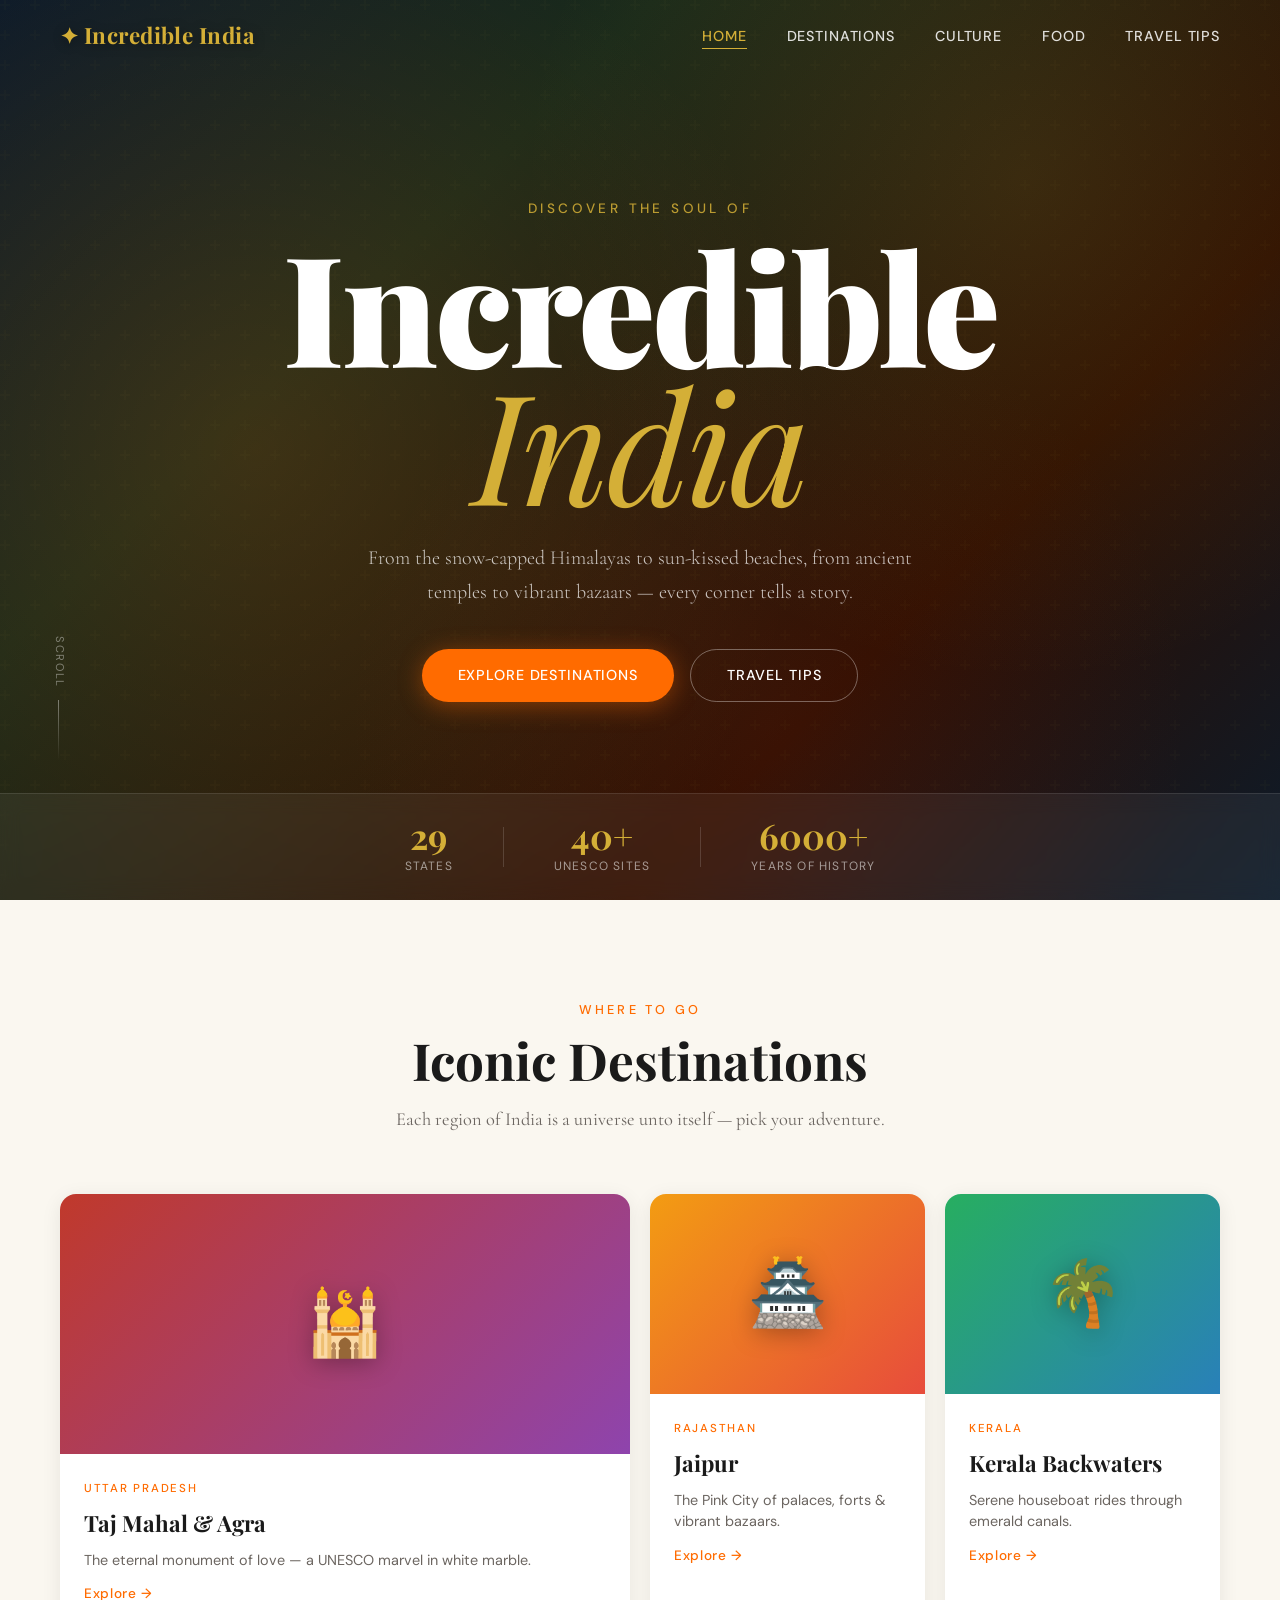
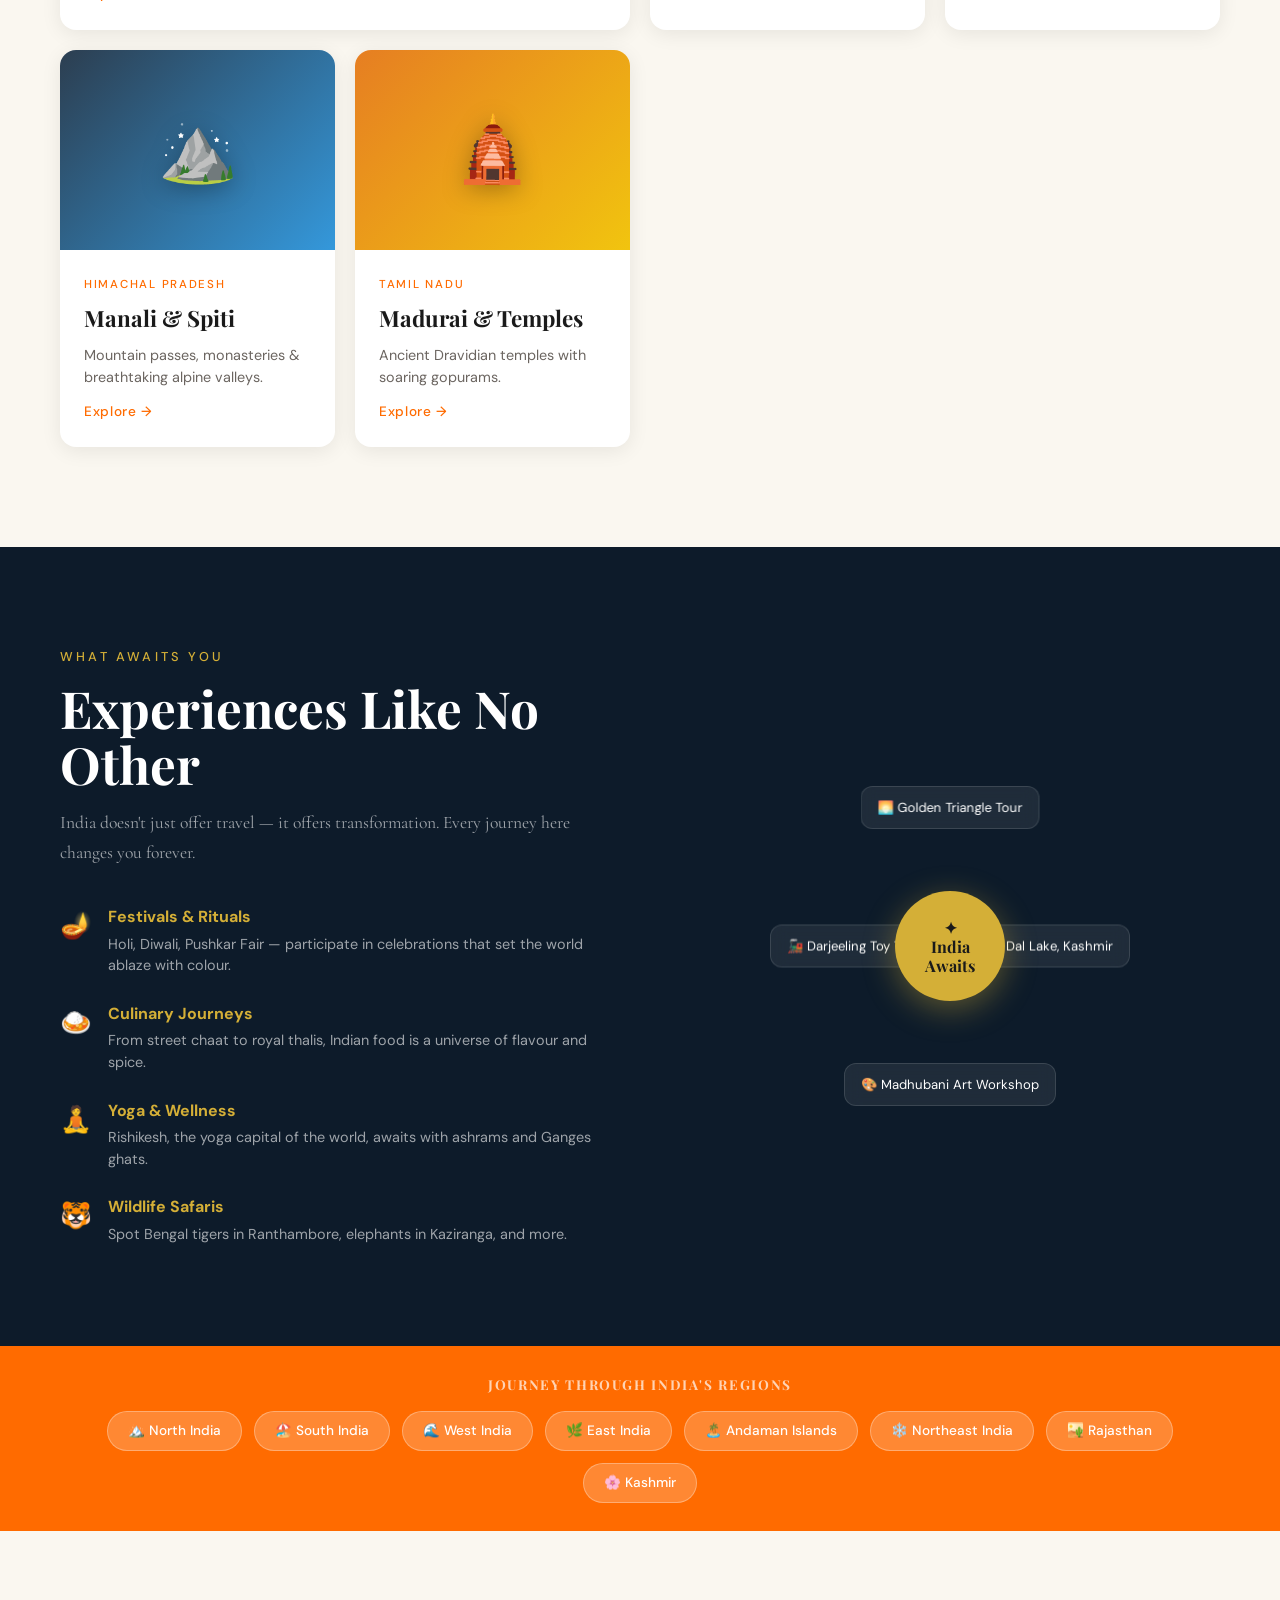
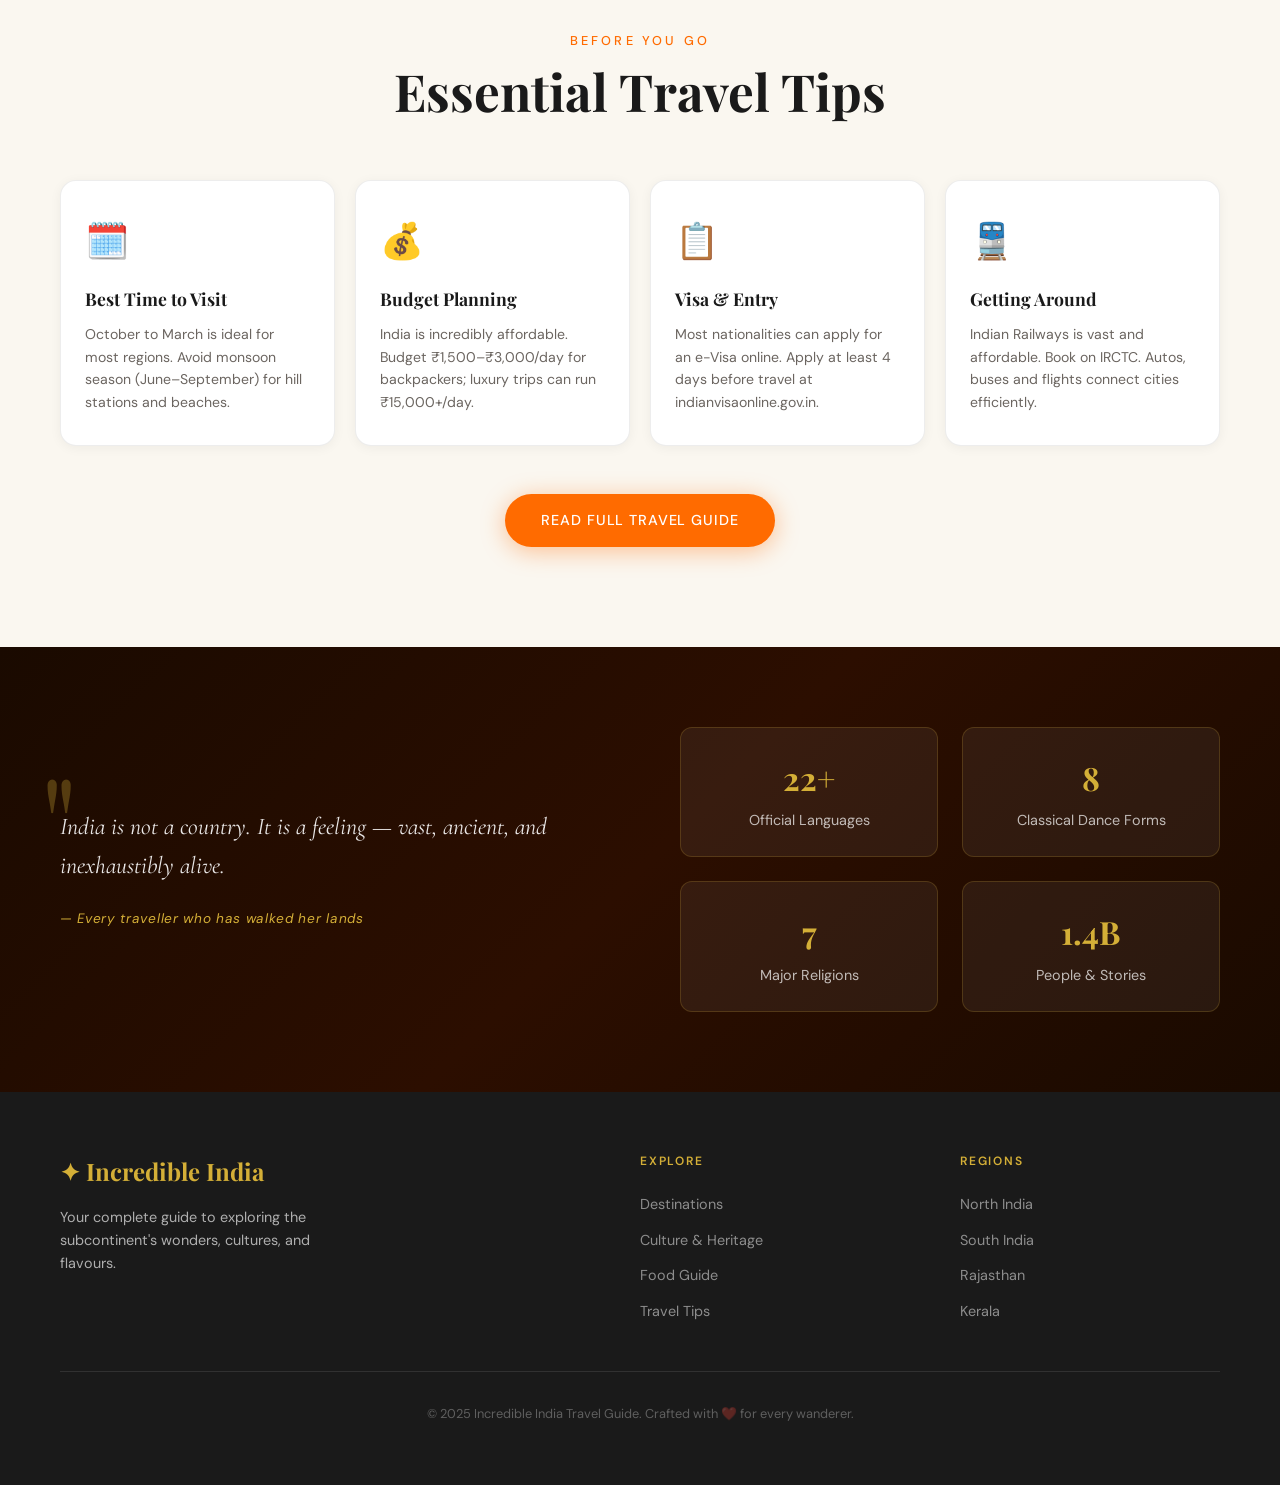
<file: index.html>
<!DOCTYPE html>
<html lang="en">
<head>
  <head>
  <meta charset="UTF-8" />
  <meta name="viewport" content="width=device-width, initial-scale=1.0"/>
  <title>Incredible India — Travel Guide</title>

  <!-- CSS -->
  <link rel="stylesheet" href="css/style.css" />

  <!-- Fonts -->
  <link rel="preconnect" href="https://fonts.googleapis.com">
  <link href="https://fonts.googleapis.com/css2?family=Playfair+Display:ital,wght@0,400;0,700;0,900;1,400&family=DM+Sans:wght@300;400;500&family=Cormorant+Garamond:ital,wght@0,300;0,600;1,300&display=swap" rel="stylesheet">
</head>

  <!-- NAV -->
  <nav class="navbar" id="navbar">
    <div class="nav-logo">
      <span class="nav-logo-text">✦ Incredible India</span>
    </div>
    <ul class="nav-links">
      <li><a href="index.html" class="active">Home</a></li>
      <li><a href="pages/destinations.html">Destinations</a></li>
      <li><a href="pages/culture.html">Culture</a></li>
      <li><a href="pages/food.html">Food</a></li>
      <li><a href="pages/tips.html">Travel Tips</a></li>
    </ul>
    <div class="hamburger" id="hamburger">
      <span></span><span></span><span></span>
    <div class="nav-actions">
  <button onclick="toggleDark()">🌙</button>
</div>
  </nav>

  <!-- HERO -->
  <section class="hero">
    <div class="hero-bg-pattern"></div>
    <div class="hero-content">
      <p class="hero-eyebrow">Discover the Soul of</p>
      <h1 class="hero-title">
        <span class="hero-title-line">Incredible</span>
        <span class="hero-title-line italic-gold">India</span>
      </h1>
      <p class="hero-subtitle">From the snow-capped Himalayas to sun-kissed beaches, from ancient temples to vibrant bazaars — every corner tells a story.</p>
      <div class="hero-cta-group">
        <a href="pages/destinations.html" class="btn-primary">Explore Destinations</a>
        <a href="pages/tips.html" class="btn-ghost">Travel Tips</a>
      </div>
    </div>
    <div class="hero-scroll-indicator">
      <span>Scroll</span>
      <div class="scroll-line"></div>
    </div>
    <div class="hero-stats">
      <div class="stat"><span class="stat-num">29</span><span class="stat-label">States</span></div>
      <div class="stat-divider"></div>
      <div class="stat"><span class="stat-num">40+</span><span class="stat-label">UNESCO Sites</span></div>
      <div class="stat-divider"></div>
      <div class="stat"><span class="stat-num">6000+</span><span class="stat-label">Years of History</span></div>
    </div>
  </section>

  <!-- FEATURED DESTINATIONS -->
  <section class="section destinations-section">
    <div class="section-header">
      <p class="section-eyebrow">Where to Go</p>
      <h2 class="section-title">Iconic Destinations</h2>
      <p class="section-desc">Each region of India is a universe unto itself — pick your adventure.</p>
    </div>
    <div class="destinations-grid">
      <div class="dest-card dest-card--large" onclick="location.href='pages/destinations.html'">
        <div class="dest-card-img" style="background: linear-gradient(135deg, #c0392b 0%, #8e44ad 100%);">
          <div class="dest-emoji">🕌</div>
        </div>
        <div class="dest-card-content">
          <span class="dest-region">Uttar Pradesh</span>
          <h3>Taj Mahal & Agra</h3>
          <p>The eternal monument of love — a UNESCO marvel in white marble.</p>
          <span class="dest-link">Explore →</span>
        </div>
      </div>
      <div class="dest-card" onclick="location.href='pages/destinations.html'">
        <div class="dest-card-img" style="background: linear-gradient(135deg, #f39c12 0%, #e74c3c 100%);">
          <div class="dest-emoji">🏯</div>
        </div>
        <div class="dest-card-content">
          <span class="dest-region">Rajasthan</span>
          <h3>Jaipur</h3>
          <p>The Pink City of palaces, forts & vibrant bazaars.</p>
          <span class="dest-link">Explore →</span>
        </div>
      </div>
      <div class="dest-card" onclick="location.href='pages/destinations.html'">
        <div class="dest-card-img" style="background: linear-gradient(135deg, #27ae60 0%, #2980b9 100%);">
          <div class="dest-emoji">🌴</div>
        </div>
        <div class="dest-card-content">
          <span class="dest-region">Kerala</span>
          <h3>Kerala Backwaters</h3>
          <p>Serene houseboat rides through emerald canals.</p>
          <span class="dest-link">Explore →</span>
        </div>
      </div>
      <div class="dest-card" onclick="location.href='pages/destinations.html'">
        <div class="dest-card-img" style="background: linear-gradient(135deg, #2c3e50 0%, #3498db 100%);">
          <div class="dest-emoji">⛰️</div>
        </div>
        <div class="dest-card-content">
          <span class="dest-region">Himachal Pradesh</span>
          <h3>Manali & Spiti</h3>
          <p>Mountain passes, monasteries & breathtaking alpine valleys.</p>
          <span class="dest-link">Explore →</span>
        </div>
      </div>
      <div class="dest-card" onclick="location.href='pages/destinations.html'">
        <div class="dest-card-img" style="background: linear-gradient(135deg, #e67e22 0%, #f1c40f 100%);">
          <div class="dest-emoji">🛕</div>
        </div>
        <div class="dest-card-content">
          <span class="dest-region">Tamil Nadu</span>
          <h3>Madurai & Temples</h3>
          <p>Ancient Dravidian temples with soaring gopurams.</p>
          <span class="dest-link">Explore →</span>
        </div>
      </div>
    </div>
  </section>

  <!-- EXPERIENCES -->
  <section class="section experiences-section">
    <div class="experiences-inner">
      <div class="exp-text">
        <p class="section-eyebrow">What Awaits You</p>
        <h2 class="section-title">Experiences Like No Other</h2>
        <p class="exp-desc">India doesn't just offer travel — it offers transformation. Every journey here changes you forever.</p>
        <div class="exp-list">
          <div class="exp-item">
            <span class="exp-icon">🪔</span>
            <div>
              <strong>Festivals & Rituals</strong>
              <p>Holi, Diwali, Pushkar Fair — participate in celebrations that set the world ablaze with colour.</p>
            </div>
          </div>
          <div class="exp-item">
            <span class="exp-icon">🍛</span>
            <div>
              <strong>Culinary Journeys</strong>
              <p>From street chaat to royal thalis, Indian food is a universe of flavour and spice.</p>
            </div>
          </div>
          <div class="exp-item">
            <span class="exp-icon">🧘</span>
            <div>
              <strong>Yoga & Wellness</strong>
              <p>Rishikesh, the yoga capital of the world, awaits with ashrams and Ganges ghats.</p>
            </div>
          </div>
          <div class="exp-item">
            <span class="exp-icon">🐯</span>
            <div>
              <strong>Wildlife Safaris</strong>
              <p>Spot Bengal tigers in Ranthambore, elephants in Kaziranga, and more.</p>
            </div>
          </div>
        </div>
      </div>
      <div class="exp-visual">
        <div class="exp-card-stack">
          <div class="exp-float-card card-1">🌅 Golden Triangle Tour</div>
          <div class="exp-float-card card-2">🛶 Dal Lake, Kashmir</div>
          <div class="exp-float-card card-3">🎨 Madhubani Art Workshop</div>
          <div class="exp-float-card card-4">🚂 Darjeeling Toy Train</div>
          <div class="exp-center-badge">✦<br>India<br>Awaits</div>
        </div>
      </div>
    </div>
  </section>

  <!-- REGIONS BAND -->
  <section class="regions-band">
    <div class="regions-band-title">Journey Through India's Regions</div>
    <div class="regions-scroll">
      <div class="region-pill">🏔️ North India</div>
      <div class="region-pill">🏖️ South India</div>
      <div class="region-pill">🌊 West India</div>
      <div class="region-pill">🌿 East India</div>
      <div class="region-pill">🏝️ Andaman Islands</div>
      <div class="region-pill">❄️ Northeast India</div>
      <div class="region-pill">🏜️ Rajasthan</div>
      <div class="region-pill">🌸 Kashmir</div>
    </div>
  </section>

  <!-- QUICK TIPS -->
  <section class="section tips-section">
    <div class="section-header">
      <p class="section-eyebrow">Before You Go</p>
      <h2 class="section-title">Essential Travel Tips</h2>
    </div>
    <div class="tips-grid">
      <div class="tip-card">
        <div class="tip-icon">🗓️</div>
        <h4>Best Time to Visit</h4>
        <p>October to March is ideal for most regions. Avoid monsoon season (June–September) for hill stations and beaches.</p>
      </div>
      <div class="tip-card">
        <div class="tip-icon">💰</div>
        <h4>Budget Planning</h4>
        <p>India is incredibly affordable. Budget ₹1,500–₹3,000/day for backpackers; luxury trips can run ₹15,000+/day.</p>
      </div>
      <div class="tip-card">
        <div class="tip-icon">📋</div>
        <h4>Visa & Entry</h4>
        <p>Most nationalities can apply for an e-Visa online. Apply at least 4 days before travel at indianvisaonline.gov.in.</p>
      </div>
      <div class="tip-card">
        <div class="tip-icon">🚆</div>
        <h4>Getting Around</h4>
        <p>Indian Railways is vast and affordable. Book on IRCTC. Autos, buses and flights connect cities efficiently.</p>
      </div>
    </div>
    <div class="tips-cta">
      <a href="pages/tips.html" class="btn-primary">Read Full Travel Guide</a>
    </div>
  </section>

  <!-- CULTURE HIGHLIGHT -->
  <section class="culture-highlight">
    <div class="culture-inner">
      <div class="culture-quote">
        <span class="quote-mark">"</span>
        <blockquote>India is not a country. It is a feeling — vast, ancient, and inexhaustibly alive.</blockquote>
        <cite>— Every traveller who has walked her lands</cite>
      </div>
      <div class="culture-facts">
        <div class="fact"><strong>22+</strong> Official Languages</div>
        <div class="fact"><strong>8</strong> Classical Dance Forms</div>
        <div class="fact"><strong>7</strong> Major Religions</div>
        <div class="fact"><strong>1.4B</strong> People & Stories</div>
      </div>
    </div>
  </section>

  <!-- FOOTER -->
  <footer class="footer">
    <div class="footer-inner">
      <div class="footer-brand">
        <span class="footer-logo">✦ Incredible India</span>
        <p>Your complete guide to exploring the subcontinent's wonders, cultures, and flavours.</p>
      </div>
      <div class="footer-links-group">
        <h5>Explore</h5>
        <ul>
          <li><a href="pages/destinations.html">Destinations</a></li>
          <li><a href="pages/culture.html">Culture & Heritage</a></li>
          <li><a href="pages/food.html">Food Guide</a></li>
          <li><a href="pages/tips.html">Travel Tips</a></li>
        </ul>
      </div>
      <div class="footer-links-group">
        <h5>Regions</h5>
        <ul>
          <li><a href="#">North India</a></li>
          <li><a href="#">South India</a></li>
          <li><a href="#">Rajasthan</a></li>
          <li><a href="#">Kerala</a></li>
        </ul>
      </div>
    </div>
    <div class="footer-bottom">
      <p>© 2025 Incredible India Travel Guide. Crafted with ❤️ for every wanderer.</p>
    </div>
  </footer>

  <script src="js/main.js"></script>
</body>
</html>
</file>
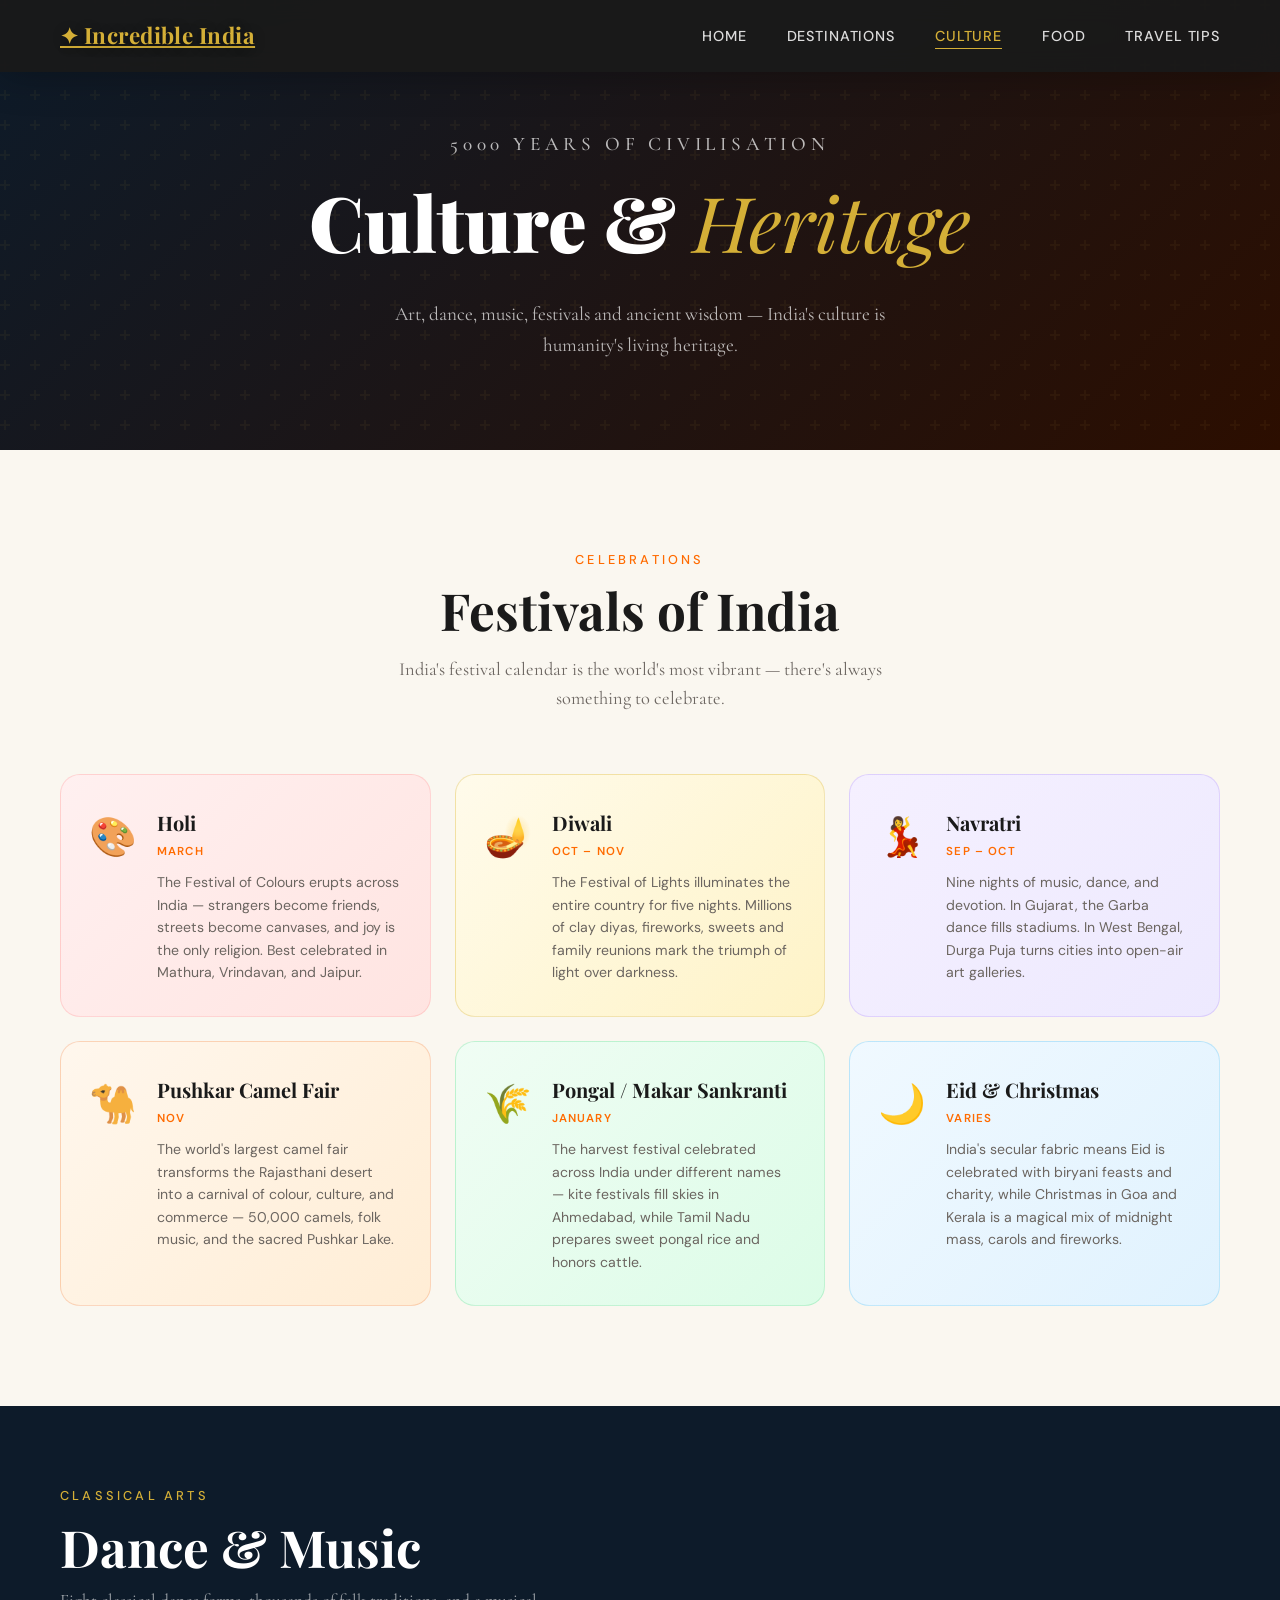
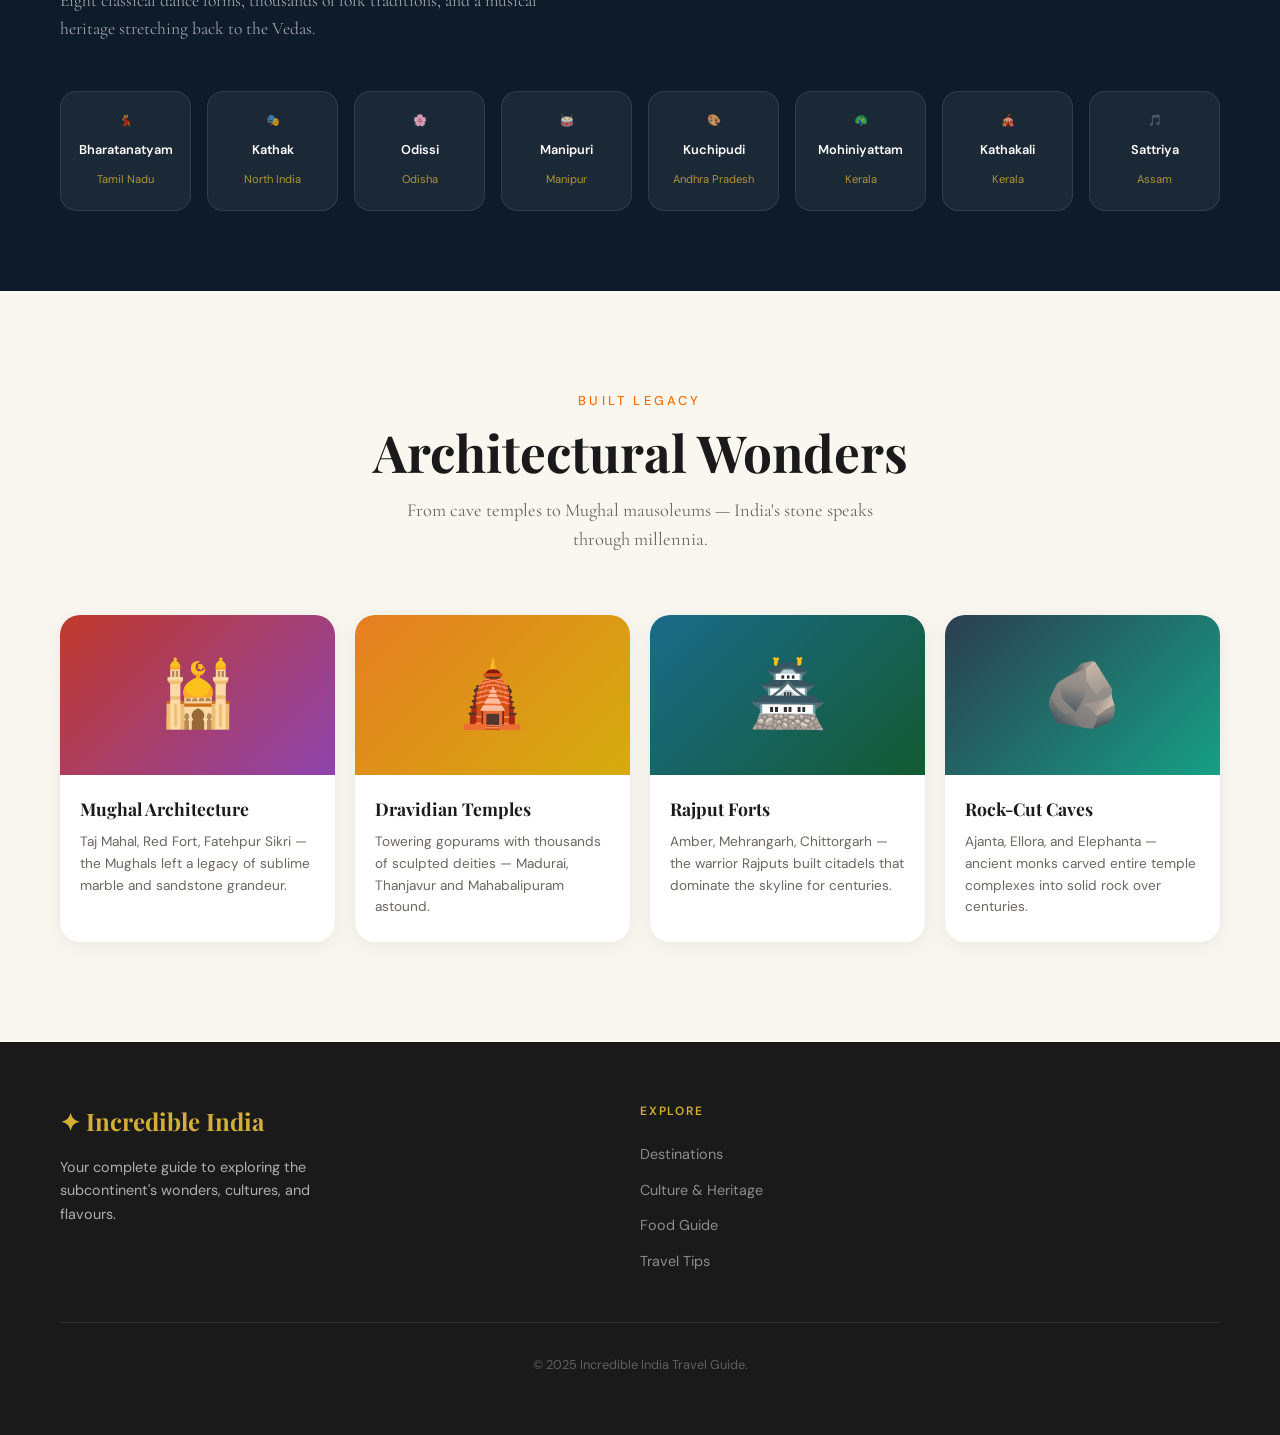
<file: pages/culture.html>
<!DOCTYPE html>
<html lang="en">
<head>
  <meta charset="UTF-8" />
  <meta name="viewport" content="width=device-width, initial-scale=1.0"/>
  <title>Culture & Heritage — Incredible India</title>
  <link rel="stylesheet" href="../css/style.css" />
  <link rel="stylesheet" href="../css/culture.css" />
  <link rel="preconnect" href="https://fonts.googleapis.com">
  <link href="https://fonts.googleapis.com/css2?family=Playfair+Display:ital,wght@0,400;0,700;0,900;1,400&family=DM+Sans:wght@300;400;500&family=Cormorant+Garamond:ital,wght@0,300;0,600;1,300&display=swap" rel="stylesheet">
</head>
<body>

  <nav class="navbar scrolled" id="navbar">
    <div class="nav-logo">
      <a href="../index.html" class="nav-logo-text">✦ Incredible India</a>
    </div>
    <ul class="nav-links">
      <li><a href="../index.html">Home</a></li>
      <li><a href="destinations.html">Destinations</a></li>
      <li><a href="culture.html" class="active">Culture</a></li>
      <li><a href="food.html">Food</a></li>
      <li><a href="tips.html">Travel Tips</a></li>
    </ul>
    <div class="hamburger" id="hamburger"><span></span><span></span><span></span></div>
  </nav>

  <section class="page-hero">
    <div class="page-hero-content">
      <p class="section-eyebrow">5000 Years of Civilisation</p>
      <h1>Culture & <span>Heritage</span></h1>
      <p>Art, dance, music, festivals and ancient wisdom — India's culture is humanity's living heritage.</p>
    </div>
  </section>

  <!-- Festivals -->
  <section class="section">
    <div class="section-header">
      <p class="section-eyebrow">Celebrations</p>
      <h2 class="section-title">Festivals of India</h2>
      <p class="section-desc">India's festival calendar is the world's most vibrant — there's always something to celebrate.</p>
    </div>
    <div class="festivals-grid">
      <div class="festival-card festival-holi">
        <div class="festival-icon">🎨</div>
        <div class="festival-content">
          <h3>Holi</h3>
          <span class="festival-date">March</span>
          <p>The Festival of Colours erupts across India — strangers become friends, streets become canvases, and joy is the only religion. Best celebrated in Mathura, Vrindavan, and Jaipur.</p>
        </div>
      </div>
      <div class="festival-card festival-diwali">
        <div class="festival-icon">🪔</div>
        <div class="festival-content">
          <h3>Diwali</h3>
          <span class="festival-date">Oct – Nov</span>
          <p>The Festival of Lights illuminates the entire country for five nights. Millions of clay diyas, fireworks, sweets and family reunions mark the triumph of light over darkness.</p>
        </div>
      </div>
      <div class="festival-card festival-navratri">
        <div class="festival-icon">💃</div>
        <div class="festival-content">
          <h3>Navratri</h3>
          <span class="festival-date">Sep – Oct</span>
          <p>Nine nights of music, dance, and devotion. In Gujarat, the Garba dance fills stadiums. In West Bengal, Durga Puja turns cities into open-air art galleries.</p>
        </div>
      </div>
      <div class="festival-card festival-pushkar">
        <div class="festival-icon">🐪</div>
        <div class="festival-content">
          <h3>Pushkar Camel Fair</h3>
          <span class="festival-date">Nov</span>
          <p>The world's largest camel fair transforms the Rajasthani desert into a carnival of colour, culture, and commerce — 50,000 camels, folk music, and the sacred Pushkar Lake.</p>
        </div>
      </div>
      <div class="festival-card festival-pongal">
        <div class="festival-icon">🌾</div>
        <div class="festival-content">
          <h3>Pongal / Makar Sankranti</h3>
          <span class="festival-date">January</span>
          <p>The harvest festival celebrated across India under different names — kite festivals fill skies in Ahmedabad, while Tamil Nadu prepares sweet pongal rice and honors cattle.</p>
        </div>
      </div>
      <div class="festival-card festival-eid">
        <div class="festival-icon">🌙</div>
        <div class="festival-content">
          <h3>Eid & Christmas</h3>
          <span class="festival-date">Varies</span>
          <p>India's secular fabric means Eid is celebrated with biryani feasts and charity, while Christmas in Goa and Kerala is a magical mix of midnight mass, carols and fireworks.</p>
        </div>
      </div>
    </div>
  </section>

  <!-- Arts & Dance -->
  <section class="arts-section">
    <div class="arts-inner">
      <div class="arts-header">
        <p class="section-eyebrow" style="color:var(--gold)">Classical Arts</p>
        <h2 class="section-title" style="color:var(--white)">Dance & Music</h2>
        <p style="color:rgba(255,255,255,0.6); font-family:var(--font-italic); font-size:1.1rem; margin-top:12px; max-width:480px;">Eight classical dance forms, thousands of folk traditions, and a musical heritage stretching back to the Vedas.</p>
      </div>
      <div class="dance-forms">
        <div class="dance-item">
          <span class="dance-emoji">💃</span>
          <strong>Bharatanatyam</strong>
          <span>Tamil Nadu</span>
        </div>
        <div class="dance-item">
          <span class="dance-emoji">🎭</span>
          <strong>Kathak</strong>
          <span>North India</span>
        </div>
        <div class="dance-item">
          <span class="dance-emoji">🌸</span>
          <strong>Odissi</strong>
          <span>Odisha</span>
        </div>
        <div class="dance-item">
          <span class="dance-emoji">🥁</span>
          <strong>Manipuri</strong>
          <span>Manipur</span>
        </div>
        <div class="dance-item">
          <span class="dance-emoji">🎨</span>
          <strong>Kuchipudi</strong>
          <span>Andhra Pradesh</span>
        </div>
        <div class="dance-item">
          <span class="dance-emoji">🦚</span>
          <strong>Mohiniyattam</strong>
          <span>Kerala</span>
        </div>
        <div class="dance-item">
          <span class="dance-emoji">🎪</span>
          <strong>Kathakali</strong>
          <span>Kerala</span>
        </div>
        <div class="dance-item">
          <span class="dance-emoji">🎵</span>
          <strong>Sattriya</strong>
          <span>Assam</span>
        </div>
      </div>
    </div>
  </section>

  <!-- Architecture -->
  <section class="section">
    <div class="section-header">
      <p class="section-eyebrow">Built Legacy</p>
      <h2 class="section-title">Architectural Wonders</h2>
      <p class="section-desc">From cave temples to Mughal mausoleums — India's stone speaks through millennia.</p>
    </div>
    <div class="arch-grid">
      <div class="arch-card">
        <div class="arch-visual" style="background:linear-gradient(135deg,#c0392b,#8e44ad);">🕌</div>
        <h4>Mughal Architecture</h4>
        <p>Taj Mahal, Red Fort, Fatehpur Sikri — the Mughals left a legacy of sublime marble and sandstone grandeur.</p>
      </div>
      <div class="arch-card">
        <div class="arch-visual" style="background:linear-gradient(135deg,#e67e22,#d4ac0d);">🛕</div>
        <h4>Dravidian Temples</h4>
        <p>Towering gopurams with thousands of sculpted deities — Madurai, Thanjavur and Mahabalipuram astound.</p>
      </div>
      <div class="arch-card">
        <div class="arch-visual" style="background:linear-gradient(135deg,#1a6b8a,#145a32);">🏯</div>
        <h4>Rajput Forts</h4>
        <p>Amber, Mehrangarh, Chittorgarh — the warrior Rajputs built citadels that dominate the skyline for centuries.</p>
      </div>
      <div class="arch-card">
        <div class="arch-visual" style="background:linear-gradient(135deg,#2c3e50,#16a085);">🪨</div>
        <h4>Rock-Cut Caves</h4>
        <p>Ajanta, Ellora, and Elephanta — ancient monks carved entire temple complexes into solid rock over centuries.</p>
      </div>
    </div>
  </section>

  <footer class="footer">
    <div class="footer-inner">
      <div class="footer-brand">
        <span class="footer-logo">✦ Incredible India</span>
        <p>Your complete guide to exploring the subcontinent's wonders, cultures, and flavours.</p>
      </div>
      <div class="footer-links-group">
        <h5>Explore</h5>
        <ul>
          <li><a href="destinations.html">Destinations</a></li>
          <li><a href="culture.html">Culture & Heritage</a></li>
          <li><a href="food.html">Food Guide</a></li>
          <li><a href="tips.html">Travel Tips</a></li>
        </ul>
      </div>
    </div>
    <div class="footer-bottom"><p>© 2025 Incredible India Travel Guide.</p></div>
  </footer>

  <script src="../js/main.js"></script>
</body>
</html>
</file>
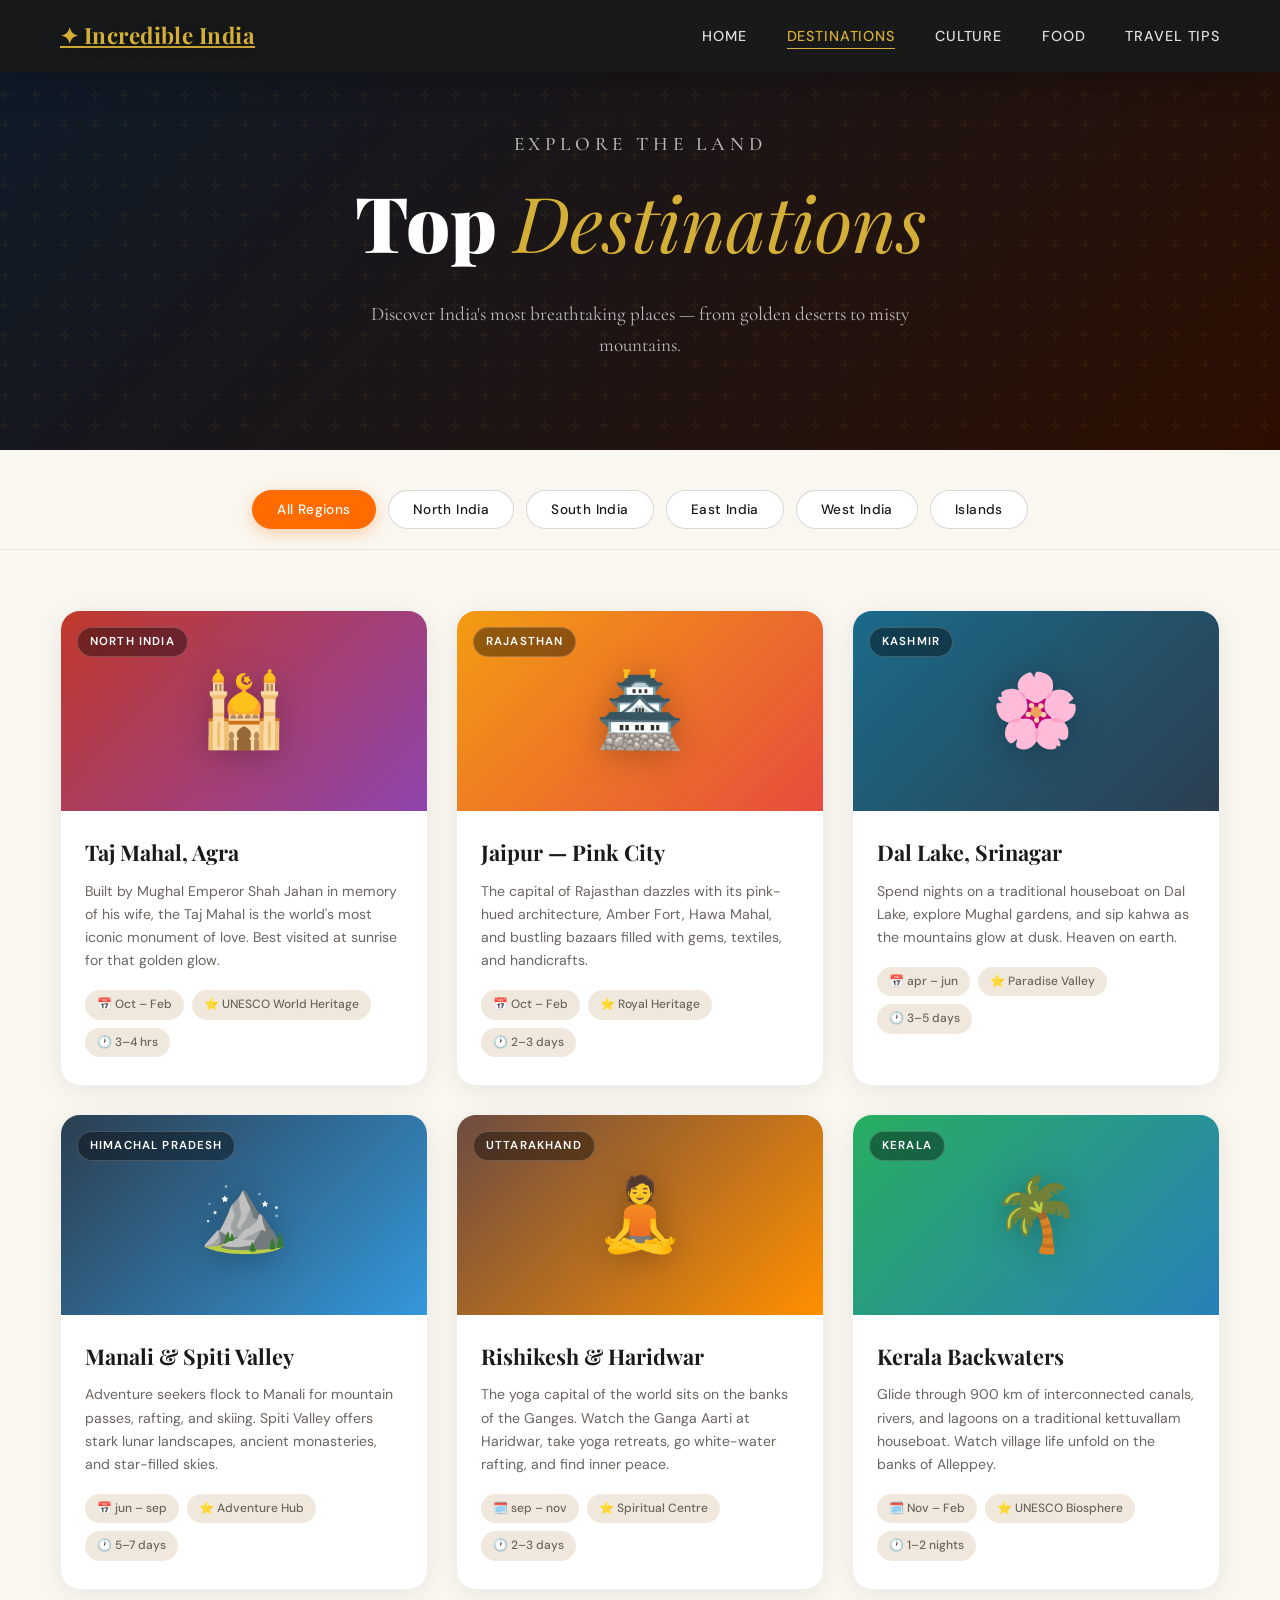
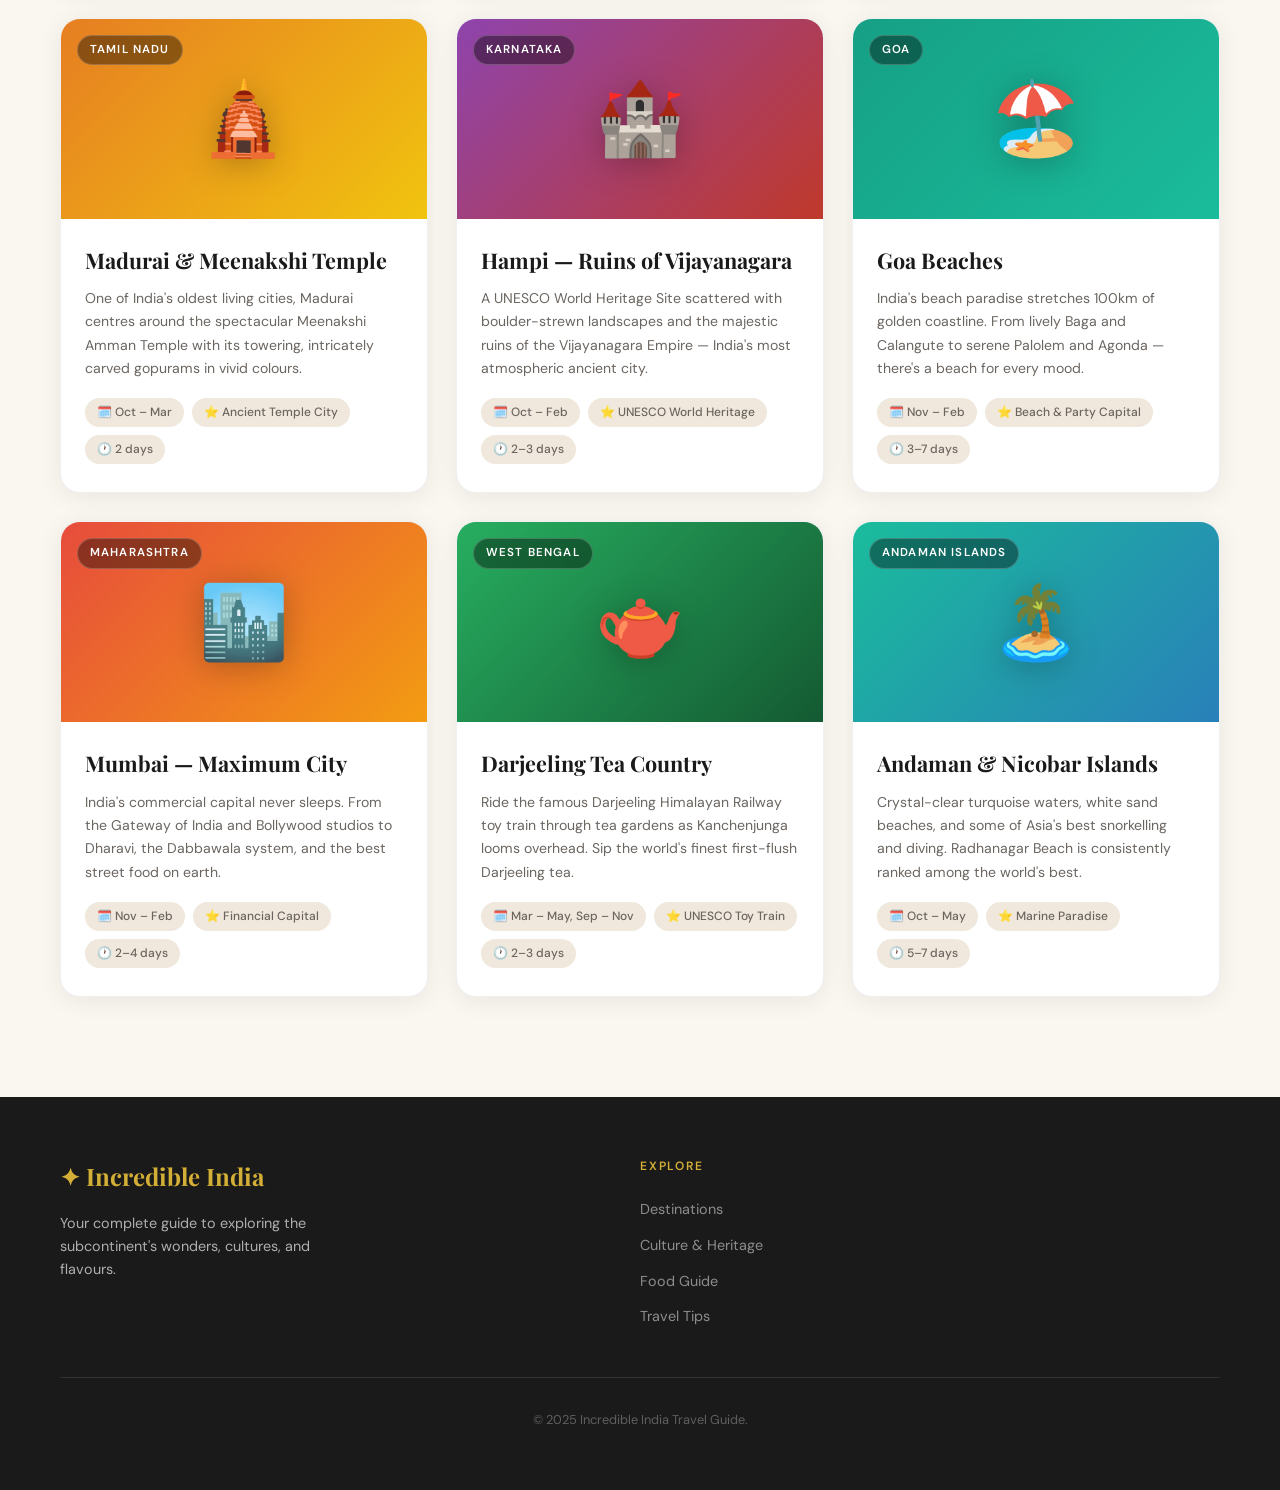
<file: pages/destinations.html>
<!DOCTYPE html>
<html lang="en">
<head>
  <meta charset="UTF-8" />
  <meta name="viewport" content="width=device-width, initial-scale=1.0"/>
  <title>Destinations — Incredible India</title>
  <link rel="stylesheet" href="../css/style.css" />
  <link rel="stylesheet" href="../css/destinations.css" />
  <link rel="preconnect" href="https://fonts.googleapis.com">
  <link href="https://fonts.googleapis.com/css2?family=Playfair+Display:ital,wght@0,400;0,700;0,900;1,400&family=DM+Sans:wght@300;400;500&family=Cormorant+Garamond:ital,wght@0,300;0,600;1,300&display=swap" <link rel="stylesheet" href="../css/style.css">
</head>
<body>

  <nav class="navbar scrolled" id="navbar">
    <div class="nav-logo">
      <a href="../index.html" class="nav-logo-text">✦ Incredible India</a>
    </div>
    <ul class="nav-links">
      <li><a href="../index.html">Home</a></li>
      <li><a href="destinations.html" class="active">Destinations</a></li>
      <li><a href="culture.html">Culture</a></li>
      <li><a href="food.html">Food</a></li>
      <li><a href="tips.html">Travel Tips</a></li>
    </ul>
    <div class="hamburger" id="hamburger"><span></span><span></span><span></span></div>
  </nav>

  <section class="page-hero">
    <div class="page-hero-content">
      <p class="section-eyebrow">Explore the Land</p>
      <h1>Top <span>Destinations</span></h1>
      <p>Discover India's most breathtaking places — from golden deserts to misty mountains.</p>
    </div>
  </section>

  <!-- Filter Tabs -->
  <div class="filter-bar">
    <button class="filter-btn active" data-filter="all">All Regions</button>
    <button class="filter-btn" data-filter="north">North India</button>
    <button class="filter-btn" data-filter="south">South India</button>
    <button class="filter-btn" data-filter="east">East India</button>
    <button class="filter-btn" data-filter="west">West India</button>
    <button class="filter-btn" data-filter="islands">Islands</button>
  </div>

  <!-- Destinations Grid -->
  <section class="destinations-detail-section">

    <div class="dest-detail-card" data-region="north">
      <div class="ddc-image" style="background: linear-gradient(135deg,#c0392b,#8e44ad);">
        <span class="ddc-emoji">🕌</span>
        <span class="ddc-badge">North India</span>
      </div>
      <div class="ddc-body">
        <h3>Taj Mahal, Agra</h3>
        <p>Built by Mughal Emperor Shah Jahan in memory of his wife, the Taj Mahal is the world's most iconic monument of love. Best visited at sunrise for that golden glow.</p>
        <div class="ddc-meta">
          <span onclick="alert('Best time: Oct–Feb')">📅 Oct – Feb</span>
          <span>⭐ UNESCO World Heritage</span>
          <span>🕐 3–4 hrs</span>
        </div>
      </div>
    </div>

    <div class="dest-detail-card" data-region="north">
      <div class="ddc-image" style="background: linear-gradient(135deg,#f39c12,#e74c3c);">
        <span class="ddc-emoji">🏯</span>
        <span class="ddc-badge">Rajasthan</span>
      </div>
      <div class="ddc-body">
        <h3>Jaipur — Pink City</h3>
        <p>The capital of Rajasthan dazzles with its pink-hued architecture, Amber Fort, Hawa Mahal, and bustling bazaars filled with gems, textiles, and handicrafts.</p>
        <div class="ddc-meta">
          <span onclick="alert('Best time: Oct–Feb')">📅 Oct – Feb</span>
          <span>⭐ Royal Heritage</span>
          <span>🕐 2–3 days</span>
        </div>
      </div>
    </div>

    <div class="dest-detail-card" data-region="north">
      <div class="ddc-image" style="background: linear-gradient(135deg,#1a6b8a,#2c3e50);">
        <span class="ddc-emoji">🌸</span>
        <span class="ddc-badge">Kashmir</span>
      </div>
      <div class="ddc-body">
        <h3>Dal Lake, Srinagar</h3>
        <p>Spend nights on a traditional houseboat on Dal Lake, explore Mughal gardens, and sip kahwa as the mountains glow at dusk. Heaven on earth.</p>
        <div class="ddc-meta">
          <span onclick="alert('Best time: Oct–Feb')">📅 apr – jun</span>
          <span>⭐ Paradise Valley</span>
          <span>🕐 3–5 days</span>
        </div>
      </div>
    </div>

    <div class="dest-detail-card" data-region="north">
      <div class="ddc-image" style="background: linear-gradient(135deg,#2c3e50,#3498db);">
        <span class="ddc-emoji">⛰️</span>
        <span class="ddc-badge">Himachal Pradesh</span>
      </div>
      <div class="ddc-body">
        <h3>Manali & Spiti Valley</h3>
        <p>Adventure seekers flock to Manali for mountain passes, rafting, and skiing. Spiti Valley offers stark lunar landscapes, ancient monasteries, and star-filled skies.</p>
        <div class="ddc-meta">
          <span onclick="alert('Best time: Oct–Feb')">📅 jun – sep</span>
          <span>⭐ Adventure Hub</span>
          <span>🕐 5–7 days</span>
        </div>
      </div>
    </div>

    <div class="dest-detail-card" data-region="north">
      <div class="ddc-image" style="background: linear-gradient(135deg,#6d4c41,#ff8f00);">
        <span class="ddc-emoji">🧘</span>
        <span class="ddc-badge">Uttarakhand</span>
      </div>
      <div class="ddc-body">
        <h3>Rishikesh & Haridwar</h3>
        <p>The yoga capital of the world sits on the banks of the Ganges. Watch the Ganga Aarti at Haridwar, take yoga retreats, go white-water rafting, and find inner peace.</p>
        <div class="ddc-meta">
          <span>🗓️ sep – nov</span>
          <span>⭐ Spiritual Centre</span>
          <span>🕐 2–3 days</span>
        </div>
      </div>
    </div>

    <div class="dest-detail-card" data-region="south">
      <div class="ddc-image" style="background: linear-gradient(135deg,#27ae60,#2980b9);">
        <span class="ddc-emoji">🌴</span>
        <span class="ddc-badge">Kerala</span>
      </div>
      <div class="ddc-body">
        <h3>Kerala Backwaters</h3>
        <p>Glide through 900 km of interconnected canals, rivers, and lagoons on a traditional kettuvallam houseboat. Watch village life unfold on the banks of Alleppey.</p>
        <div class="ddc-meta">
          <span>🗓️ Nov – Feb</span>
          <span>⭐ UNESCO Biosphere</span>
          <span>🕐 1–2 nights</span>
        </div>
      </div>
    </div>

    <div class="dest-detail-card" data-region="south">
      <div class="ddc-image" style="background: linear-gradient(135deg,#e67e22,#f1c40f);">
        <span class="ddc-emoji">🛕</span>
        <span class="ddc-badge">Tamil Nadu</span>
      </div>
      <div class="ddc-body">
        <h3>Madurai & Meenakshi Temple</h3>
        <p>One of India's oldest living cities, Madurai centres around the spectacular Meenakshi Amman Temple with its towering, intricately carved gopurams in vivid colours.</p>
        <div class="ddc-meta">
          <span>🗓️ Oct – Mar</span>
          <span>⭐ Ancient Temple City</span>
          <span>🕐 2 days</span>
        </div>
      </div>
    </div>

    <div class="dest-detail-card" data-region="south">
      <div class="ddc-image" style="background: linear-gradient(135deg,#8e44ad,#c0392b);">
        <span class="ddc-emoji">🏰</span>
        <span class="ddc-badge">Karnataka</span>
      </div>
      <div class="ddc-body">
        <h3>Hampi — Ruins of Vijayanagara</h3>
        <p>A UNESCO World Heritage Site scattered with boulder-strewn landscapes and the majestic ruins of the Vijayanagara Empire — India's most atmospheric ancient city.</p>
        <div class="ddc-meta">
          <span>🗓️ Oct – Feb</span>
          <span>⭐ UNESCO World Heritage</span>
          <span>🕐 2–3 days</span>
        </div>
      </div>
    </div>

    <div class="dest-detail-card" data-region="west">
      <div class="ddc-image" style="background: linear-gradient(135deg,#16a085,#1abc9c);">
        <span class="ddc-emoji">🏖️</span>
        <span class="ddc-badge">Goa</span>
      </div>
      <div class="ddc-body">
        <h3>Goa Beaches</h3>
        <p>India's beach paradise stretches 100km of golden coastline. From lively Baga and Calangute to serene Palolem and Agonda — there's a beach for every mood.</p>
        <div class="ddc-meta">
          <span>🗓️ Nov – Feb</span>
          <span>⭐ Beach & Party Capital</span>
          <span>🕐 3–7 days</span>
        </div>
      </div>
    </div>

    <div class="dest-detail-card" data-region="west">
      <div class="ddc-image" style="background: linear-gradient(135deg,#e74c3c,#f39c12);">
        <span class="ddc-emoji">🏙️</span>
        <span class="ddc-badge">Maharashtra</span>
      </div>
      <div class="ddc-body">
        <h3>Mumbai — Maximum City</h3>
        <p>India's commercial capital never sleeps. From the Gateway of India and Bollywood studios to Dharavi, the Dabbawala system, and the best street food on earth.</p>
        <div class="ddc-meta">
          <span>🗓️ Nov – Feb</span>
          <span>⭐ Financial Capital</span>
          <span>🕐 2–4 days</span>
        </div>
      </div>
    </div>

    <div class="dest-detail-card" data-region="east">
      <div class="ddc-image" style="background: linear-gradient(135deg,#27ae60,#145a32);">
        <span class="ddc-emoji">🫖</span>
        <span class="ddc-badge">West Bengal</span>
      </div>
      <div class="ddc-body">
        <h3>Darjeeling Tea Country</h3>
        <p>Ride the famous Darjeeling Himalayan Railway toy train through tea gardens as Kanchenjunga looms overhead. Sip the world's finest first-flush Darjeeling tea.</p>
        <div class="ddc-meta">
          <span>🗓️ Mar – May, Sep – Nov</span>
          <span>⭐ UNESCO Toy Train</span>
          <span>🕐 2–3 days</span>
        </div>
      </div>
    </div>

    <div class="dest-detail-card" data-region="islands">
      <div class="ddc-image" style="background: linear-gradient(135deg,#1abc9c,#2980b9);">
        <span class="ddc-emoji">🏝️</span>
        <span class="ddc-badge">Andaman Islands</span>
      </div>
      <div class="ddc-body">
        <h3>Andaman & Nicobar Islands</h3>
        <p>Crystal-clear turquoise waters, white sand beaches, and some of Asia's best snorkelling and diving. Radhanagar Beach is consistently ranked among the world's best.</p>
        <div class="ddc-meta">
          <span>🗓️ Oct – May</span>
          <span>⭐ Marine Paradise</span>
          <span>🕐 5–7 days</span>
        </div>
      </div>
    </div>

  </section>

  <footer class="footer">
    <div class="footer-inner">
      <div class="footer-brand">
        <span class="footer-logo">✦ Incredible India</span>
        <p>Your complete guide to exploring the subcontinent's wonders, cultures, and flavours.</p>
      </div>
      <div class="footer-links-group">
        <h5>Explore</h5>
        <ul>
          <li><a href="destinations.html">Destinations</a></li>
          <li><a href="culture.html">Culture & Heritage</a></li>
          <li><a href="food.html">Food Guide</a></li>
          <li><a href="tips.html">Travel Tips</a></li>
        </ul>
      </div>
    </div>
    <div class="footer-bottom"><p>© 2025 Incredible India Travel Guide.</p></div>
  </footer>

  <script src="../js/main.js"></script>
  <script>
    // Filter functionality
    const filterBtns = document.querySelectorAll('.filter-btn');
    const cards = document.querySelectorAll('.dest-detail-card');
    filterBtns.forEach(btn => {
      btn.addEventListener('click', () => {
        filterBtns.forEach(b => b.classList.remove('active'));
        btn.classList.add('active');
        const filter = btn.dataset.filter;
        cards.forEach(card => {
          if (filter === 'all' || card.dataset.region === filter) {
            card.style.display = 'block';
          } else {
            card.style.display = 'none';
          }
        });
      });
    });
  </script>
</body>
</html>
</file>
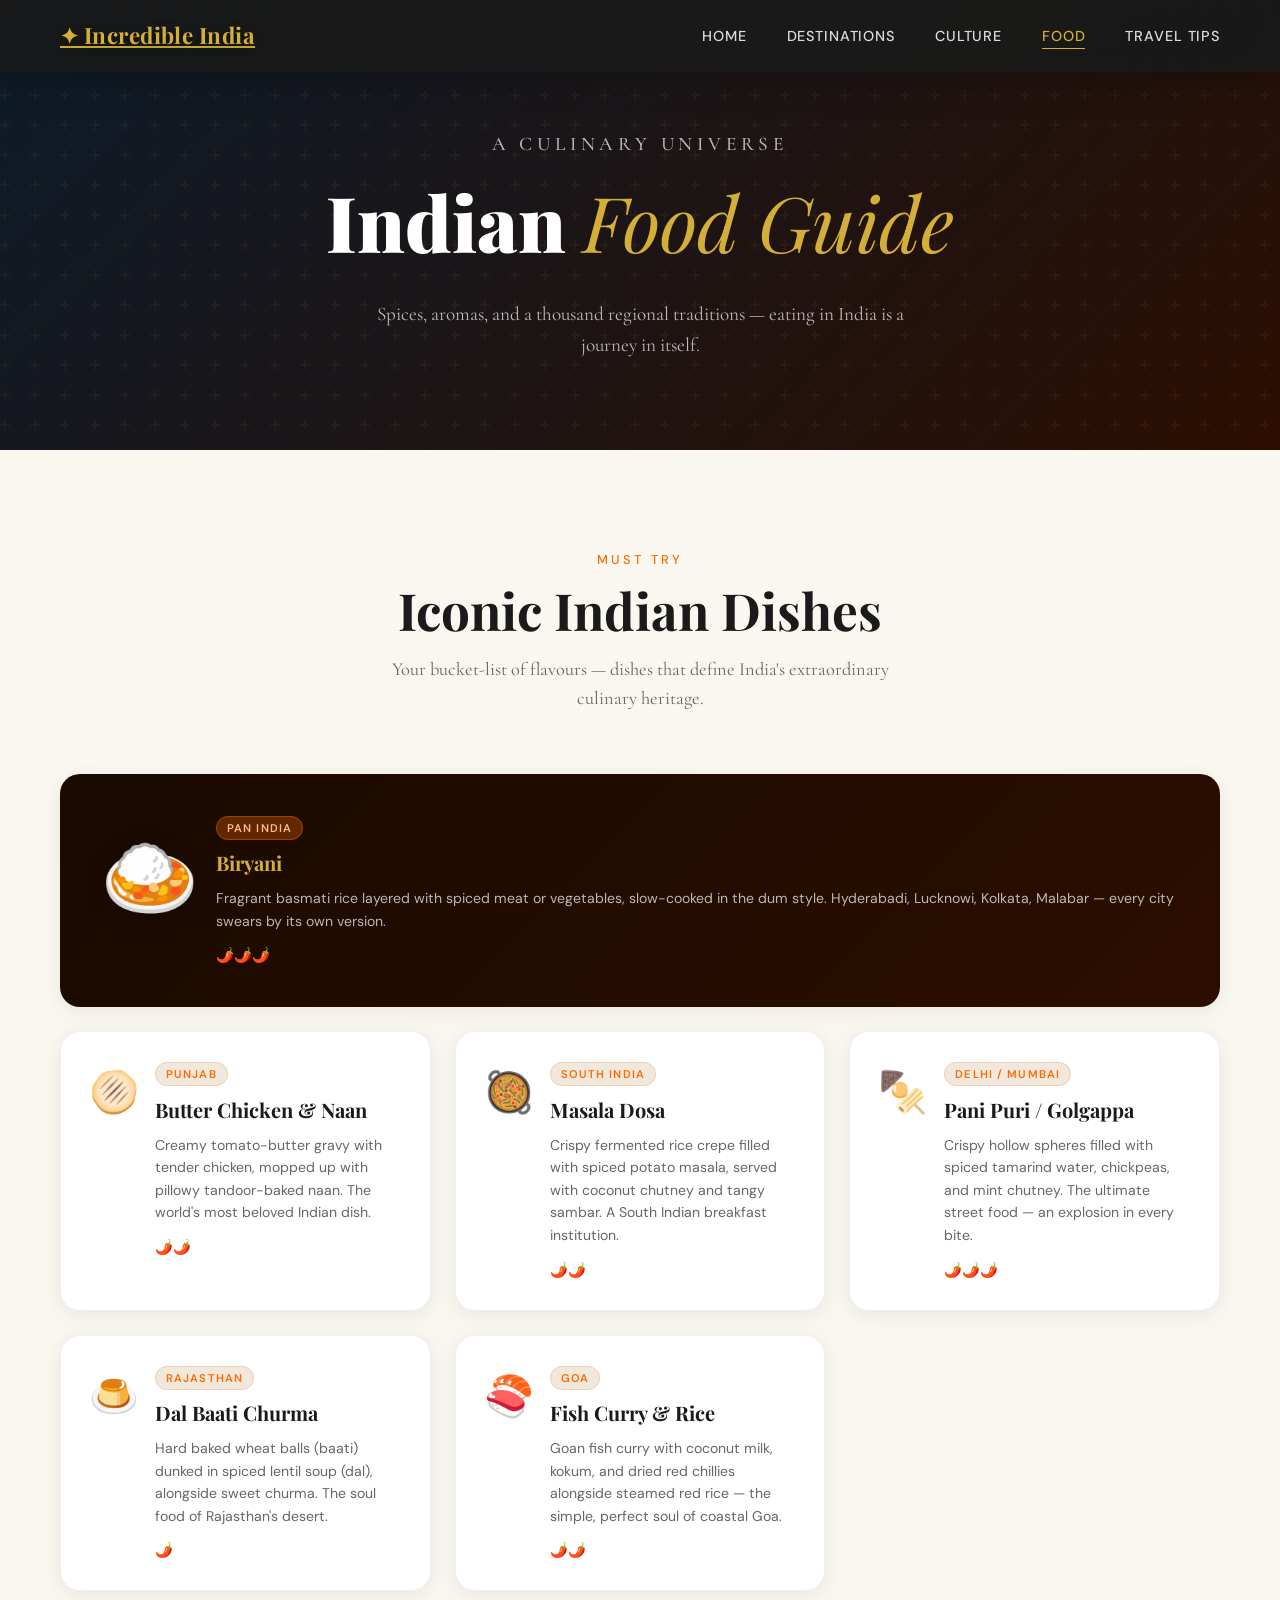
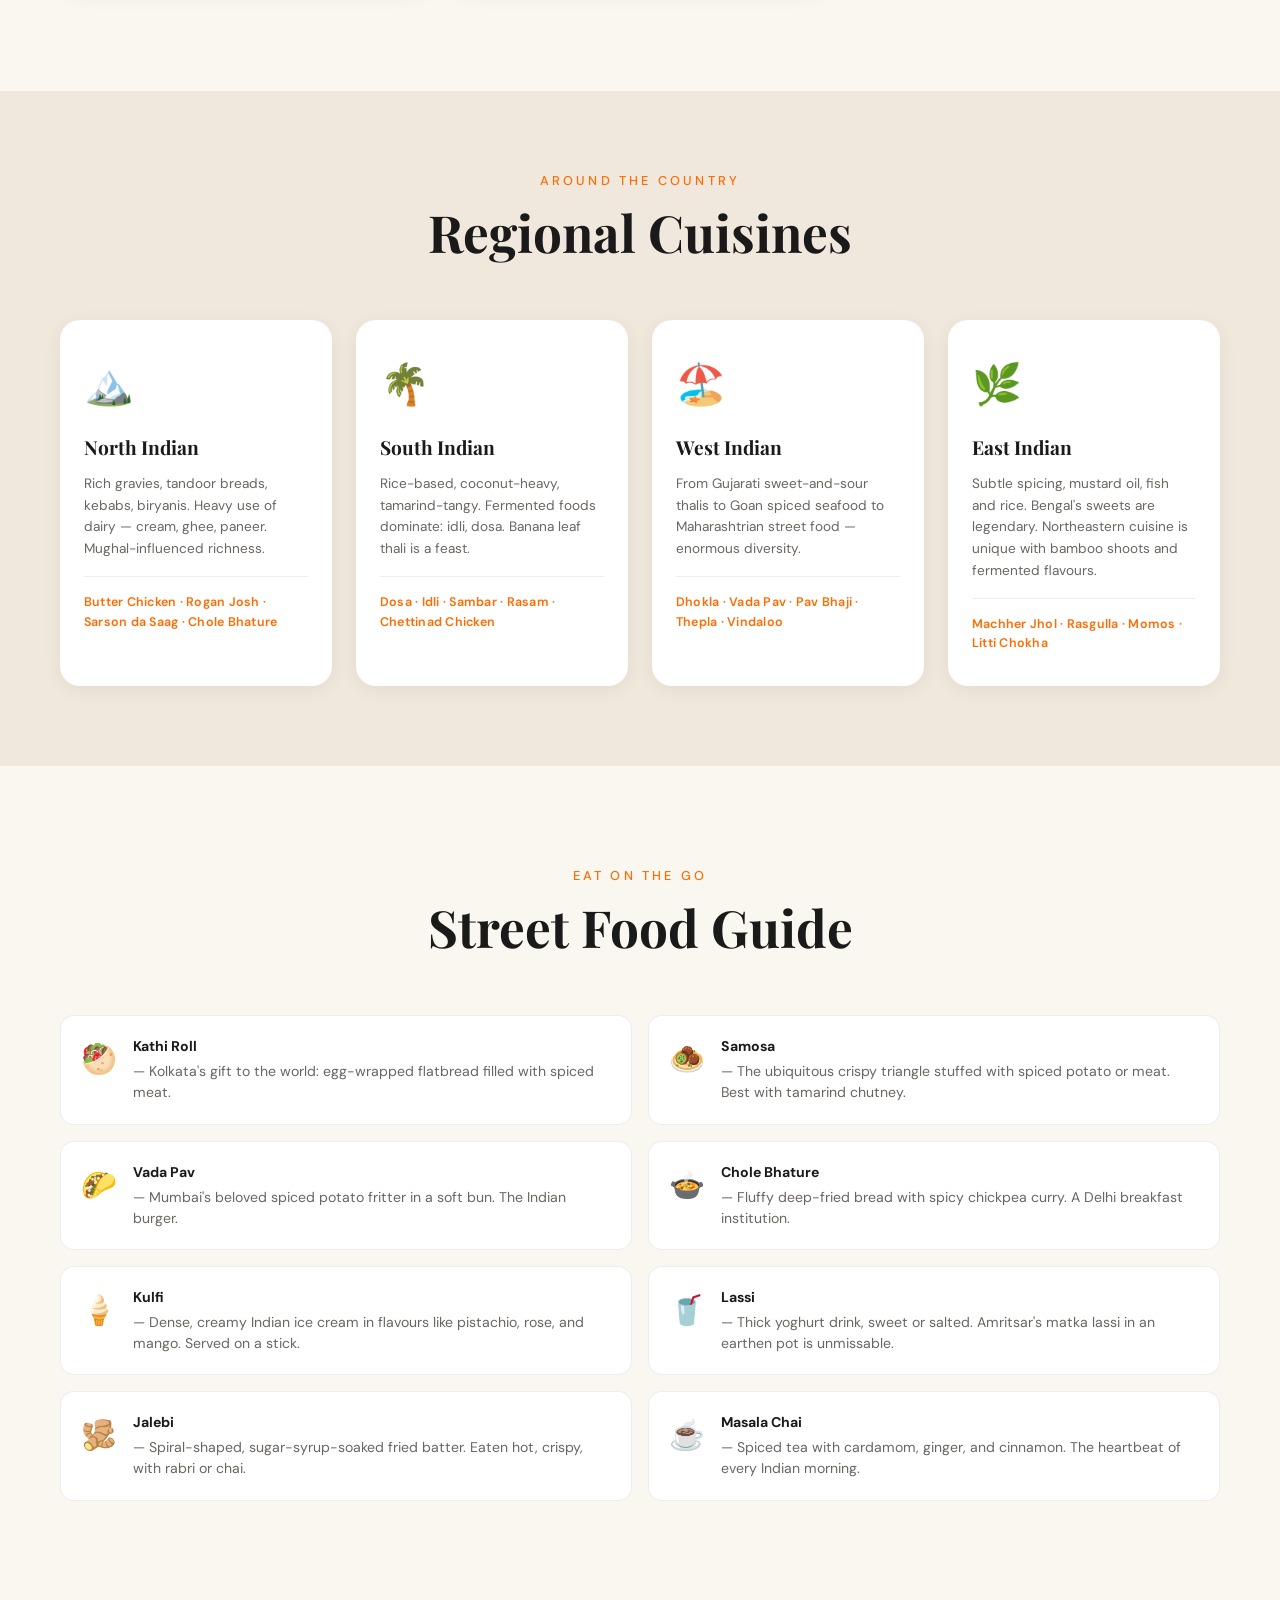
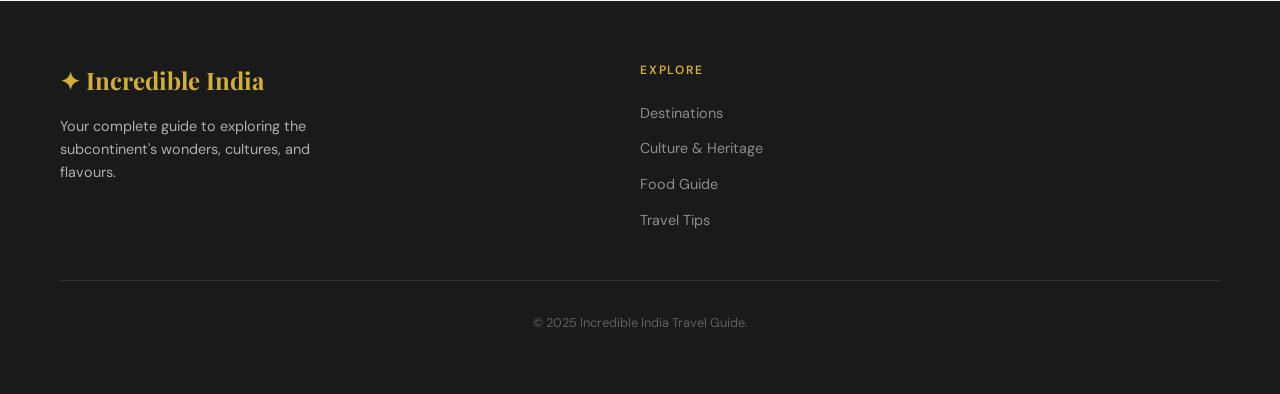
<file: pages/food.html>
<!DOCTYPE html>
<html lang="en">
<head>
  <meta charset="UTF-8" />
  <meta name="viewport" content="width=device-width, initial-scale=1.0"/>
  <title>Food Guide — Incredible India</title>
  <link rel="stylesheet" href="../css/style.css" />
  <link rel="stylesheet" href="../css/food.css" />
  <link rel="preconnect" href="https://fonts.googleapis.com">
  <link href="https://fonts.googleapis.com/css2?family=Playfair+Display:ital,wght@0,400;0,700;0,900;1,400&family=DM+Sans:wght@300;400;500&family=Cormorant+Garamond:ital,wght@0,300;0,600;1,300&display=swap" rel="stylesheet">
</head>
<body>

  <nav class="navbar scrolled" id="navbar">
    <div class="nav-logo">
      <a href="../index.html" class="nav-logo-text">✦ Incredible India</a>
    </div>
    <ul class="nav-links">
      <li><a href="../index.html">Home</a></li>
      <li><a href="destinations.html">Destinations</a></li>
      <li><a href="culture.html">Culture</a></li>
      <li><a href="food.html" class="active">Food</a></li>
      <li><a href="tips.html">Travel Tips</a></li>
    </ul>
    <div class="hamburger" id="hamburger"><span></span><span></span><span></span></div>
  </nav>

  <section class="page-hero">
    <div class="page-hero-content">
      <p class="section-eyebrow">A Culinary Universe</p>
      <h1>Indian <span>Food Guide</span></h1>
      <p>Spices, aromas, and a thousand regional traditions — eating in India is a journey in itself.</p>
    </div>
  </section>

  <!-- Must-Try Dishes -->
  <section class="section">
    <div class="section-header">
      <p class="section-eyebrow">Must Try</p>
      <h2 class="section-title">Iconic Indian Dishes</h2>
      <p class="section-desc">Your bucket-list of flavours — dishes that define India's extraordinary culinary heritage.</p>
    </div>
    <div class="food-masonry">
      <div class="food-card food-card--hero">
        <div class="food-emoji-big">🍛</div>
        <div class="food-info">
          <span class="food-region-tag">Pan India</span>
          <h3>Biryani</h3>
          <p>Fragrant basmati rice layered with spiced meat or vegetables, slow-cooked in the dum style. Hyderabadi, Lucknowi, Kolkata, Malabar — every city swears by its own version.</p>
          <div class="food-spice">🌶️🌶️🌶️</div>
        </div>
      </div>
      <div class="food-card">
        <div class="food-emoji">🫓</div>
        <div class="food-info">
          <span class="food-region-tag">Punjab</span>
          <h3>Butter Chicken & Naan</h3>
          <p>Creamy tomato-butter gravy with tender chicken, mopped up with pillowy tandoor-baked naan. The world's most beloved Indian dish.</p>
          <div class="food-spice">🌶️🌶️</div>
        </div>
      </div>
      <div class="food-card">
        <div class="food-emoji">🥘</div>
        <div class="food-info">
          <span class="food-region-tag">South India</span>
          <h3>Masala Dosa</h3>
          <p>Crispy fermented rice crepe filled with spiced potato masala, served with coconut chutney and tangy sambar. A South Indian breakfast institution.</p>
          <div class="food-spice">🌶️🌶️</div>
        </div>
      </div>
      <div class="food-card">
        <div class="food-emoji">🍢</div>
        <div class="food-info">
          <span class="food-region-tag">Delhi / Mumbai</span>
          <h3>Pani Puri / Golgappa</h3>
          <p>Crispy hollow spheres filled with spiced tamarind water, chickpeas, and mint chutney. The ultimate street food — an explosion in every bite.</p>
          <div class="food-spice">🌶️🌶️🌶️</div>
        </div>
      </div>
      <div class="food-card">
        <div class="food-emoji">🍮</div>
        <div class="food-info">
          <span class="food-region-tag">Rajasthan</span>
          <h3>Dal Baati Churma</h3>
          <p>Hard baked wheat balls (baati) dunked in spiced lentil soup (dal), alongside sweet churma. The soul food of Rajasthan's desert.</p>
          <div class="food-spice">🌶️</div>
        </div>
      </div>
      <div class="food-card">
        <div class="food-emoji">🍣</div>
        <div class="food-info">
          <span class="food-region-tag">Goa</span>
          <h3>Fish Curry & Rice</h3>
          <p>Goan fish curry with coconut milk, kokum, and dried red chillies alongside steamed red rice — the simple, perfect soul of coastal Goa.</p>
          <div class="food-spice">🌶️🌶️</div>
        </div>
      </div>
    </div>
  </section>

  <!-- Regional Cuisines -->
  <section class="regional-cuisines">
    <div class="section-header">
      <p class="section-eyebrow">Around the Country</p>
      <h2 class="section-title">Regional Cuisines</h2>
    </div>
    <div class="cuisine-tabs">
      <div class="cuisine-region">
        <div class="cuisine-flag">🏔️</div>
        <h4>North Indian</h4>
        <p>Rich gravies, tandoor breads, kebabs, biryanis. Heavy use of dairy — cream, ghee, paneer. Mughal-influenced richness.</p>
        <div class="cuisine-dishes">Butter Chicken · Rogan Josh · Sarson da Saag · Chole Bhature</div>
      </div>
      <div class="cuisine-region">
        <div class="cuisine-flag">🌴</div>
        <h4>South Indian</h4>
        <p>Rice-based, coconut-heavy, tamarind-tangy. Fermented foods dominate: idli, dosa. Banana leaf thali is a feast.</p>
        <div class="cuisine-dishes">Dosa · Idli · Sambar · Rasam · Chettinad Chicken</div>
      </div>
      <div class="cuisine-region">
        <div class="cuisine-flag">🏖️</div>
        <h4>West Indian</h4>
        <p>From Gujarati sweet-and-sour thalis to Goan spiced seafood to Maharashtrian street food — enormous diversity.</p>
        <div class="cuisine-dishes">Dhokla · Vada Pav · Pav Bhaji · Thepla · Vindaloo</div>
      </div>
      <div class="cuisine-region">
        <div class="cuisine-flag">🌿</div>
        <h4>East Indian</h4>
        <p>Subtle spicing, mustard oil, fish and rice. Bengal's sweets are legendary. Northeastern cuisine is unique with bamboo shoots and fermented flavours.</p>
        <div class="cuisine-dishes">Machher Jhol · Rasgulla · Momos · Litti Chokha</div>
      </div>
    </div>
  </section>

  <!-- Street Food Guide -->
  <section class="section">
    <div class="section-header">
      <p class="section-eyebrow">Eat on the Go</p>
      <h2 class="section-title">Street Food Guide</h2>
    </div>
    <div class="street-food-list">
      <div class="sf-item"><span>🥙</span><div><strong>Kathi Roll</strong> — Kolkata's gift to the world: egg-wrapped flatbread filled with spiced meat.</div></div>
      <div class="sf-item"><span>🧆</span><div><strong>Samosa</strong> — The ubiquitous crispy triangle stuffed with spiced potato or meat. Best with tamarind chutney.</div></div>
      <div class="sf-item"><span>🌮</span><div><strong>Vada Pav</strong> — Mumbai's beloved spiced potato fritter in a soft bun. The Indian burger.</div></div>
      <div class="sf-item"><span>🍲</span><div><strong>Chole Bhature</strong> — Fluffy deep-fried bread with spicy chickpea curry. A Delhi breakfast institution.</div></div>
      <div class="sf-item"><span>🍦</span><div><strong>Kulfi</strong> — Dense, creamy Indian ice cream in flavours like pistachio, rose, and mango. Served on a stick.</div></div>
      <div class="sf-item"><span>🥤</span><div><strong>Lassi</strong> — Thick yoghurt drink, sweet or salted. Amritsar's matka lassi in an earthen pot is unmissable.</div></div>
      <div class="sf-item"><span>🫚</span><div><strong>Jalebi</strong> — Spiral-shaped, sugar-syrup-soaked fried batter. Eaten hot, crispy, with rabri or chai.</div></div>
      <div class="sf-item"><span>☕</span><div><strong>Masala Chai</strong> — Spiced tea with cardamom, ginger, and cinnamon. The heartbeat of every Indian morning.</div></div>
    </div>
  </section>

  <footer class="footer">
    <div class="footer-inner">
      <div class="footer-brand">
        <span class="footer-logo">✦ Incredible India</span>
        <p>Your complete guide to exploring the subcontinent's wonders, cultures, and flavours.</p>
      </div>
      <div class="footer-links-group">
        <h5>Explore</h5>
        <ul>
          <li><a href="destinations.html">Destinations</a></li>
          <li><a href="culture.html">Culture & Heritage</a></li>
          <li><a href="food.html">Food Guide</a></li>
          <li><a href="tips.html">Travel Tips</a></li>
        </ul>
      </div>
    </div>
    <div class="footer-bottom"><p>© 2025 Incredible India Travel Guide.</p></div>
  </footer>

  <script src="../js/main.js"></script>
</body>
</html>
</file>
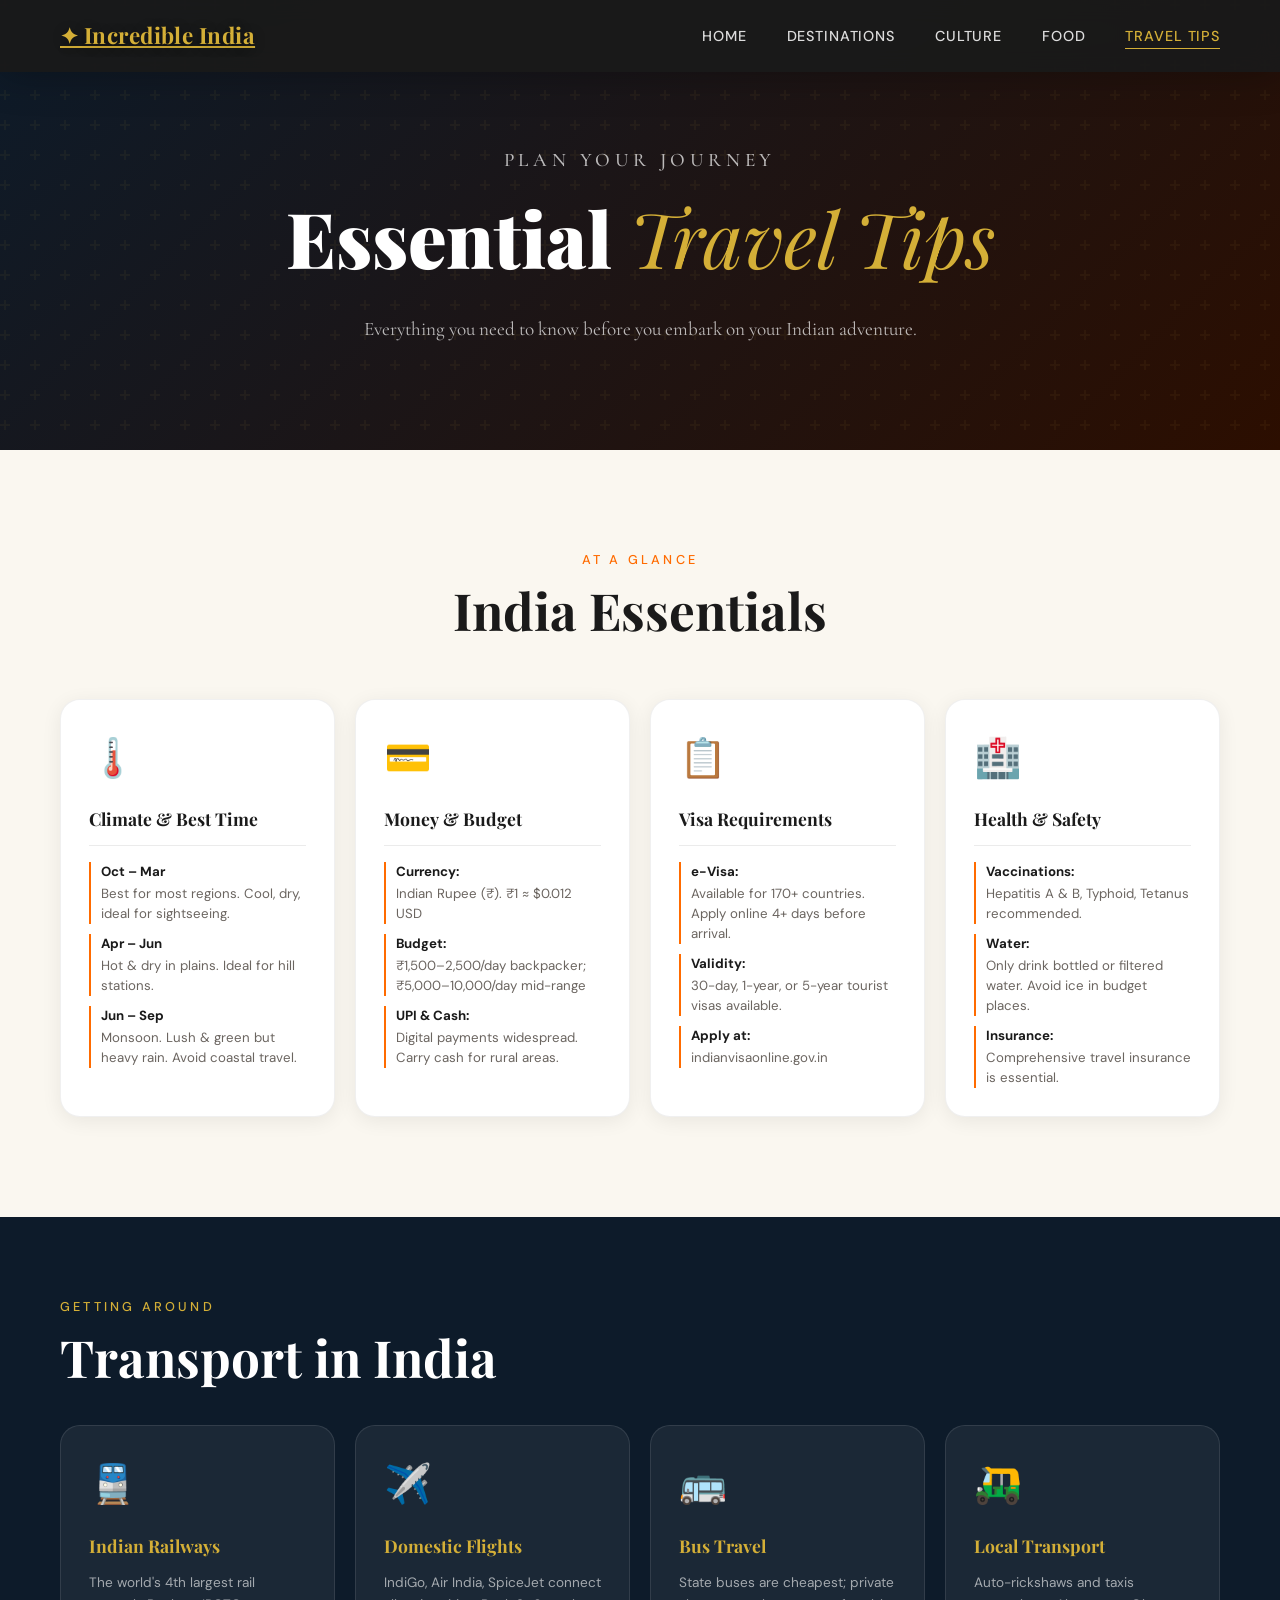
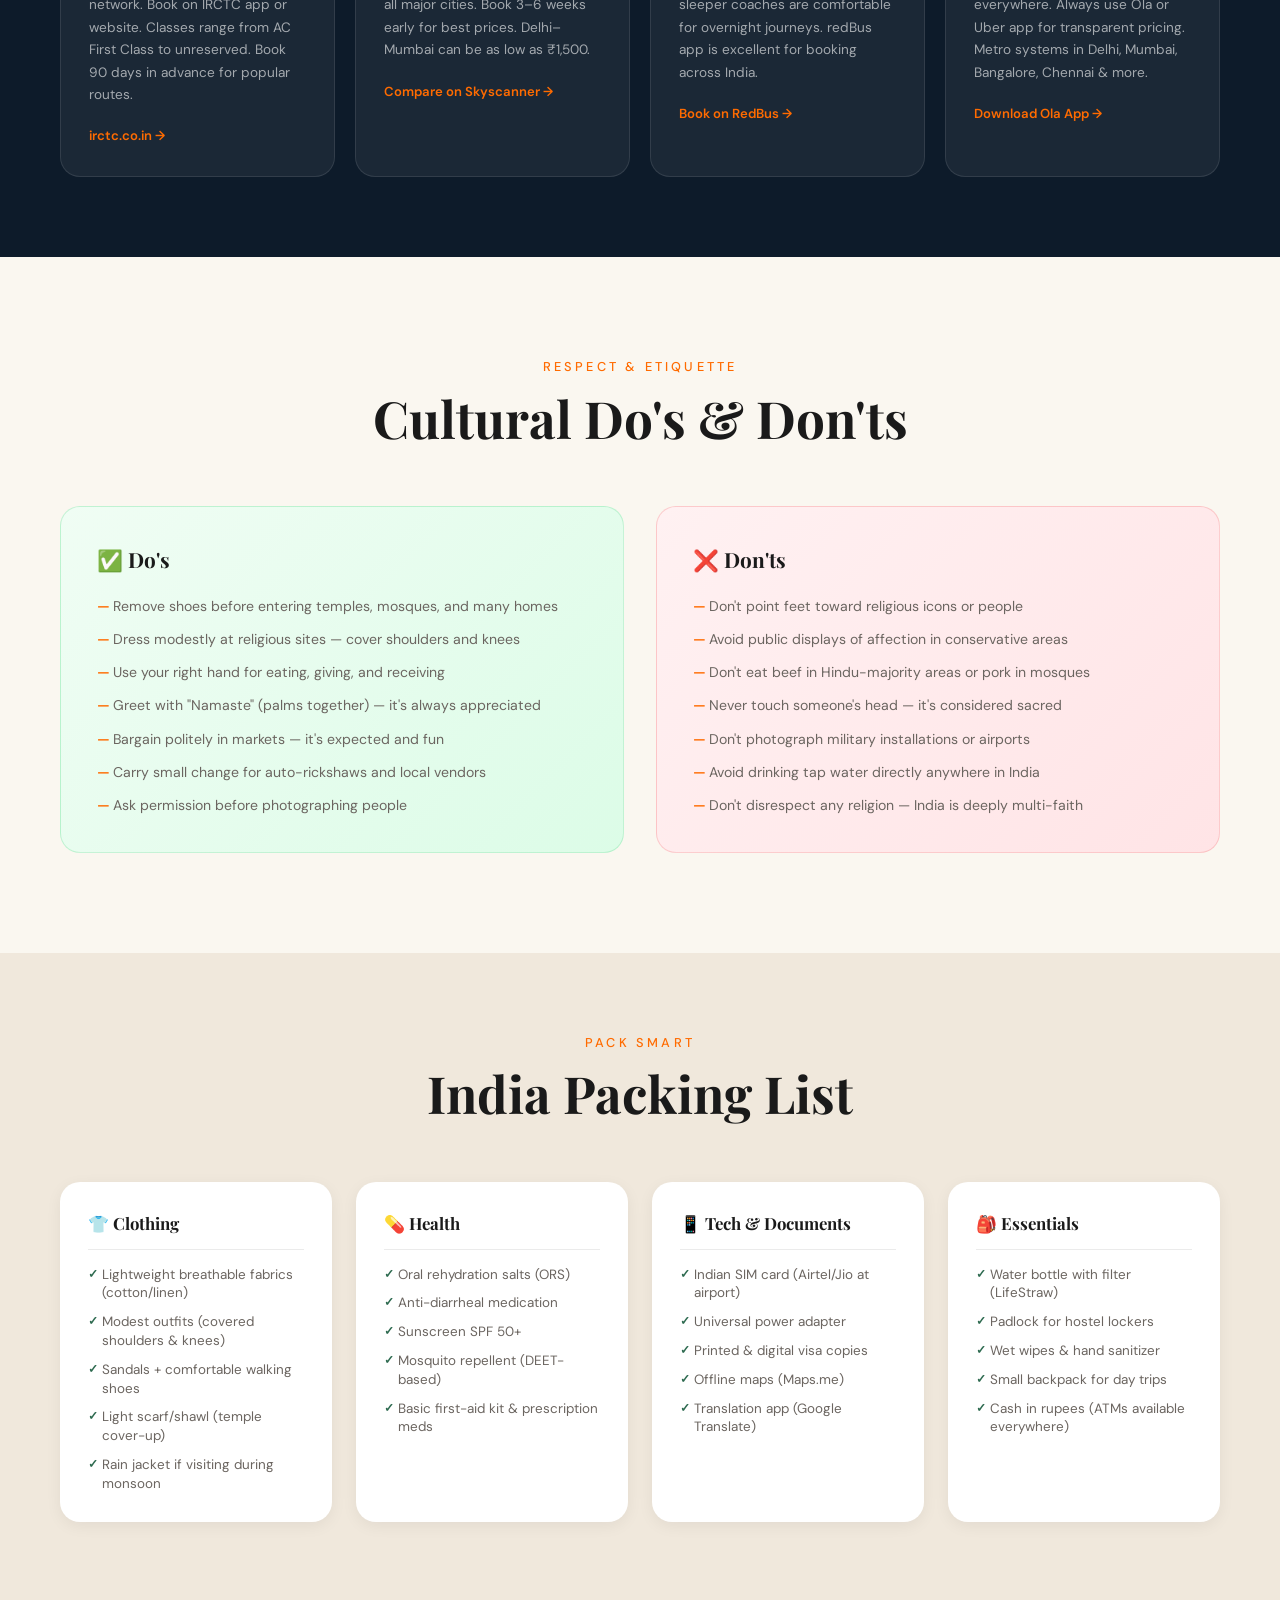
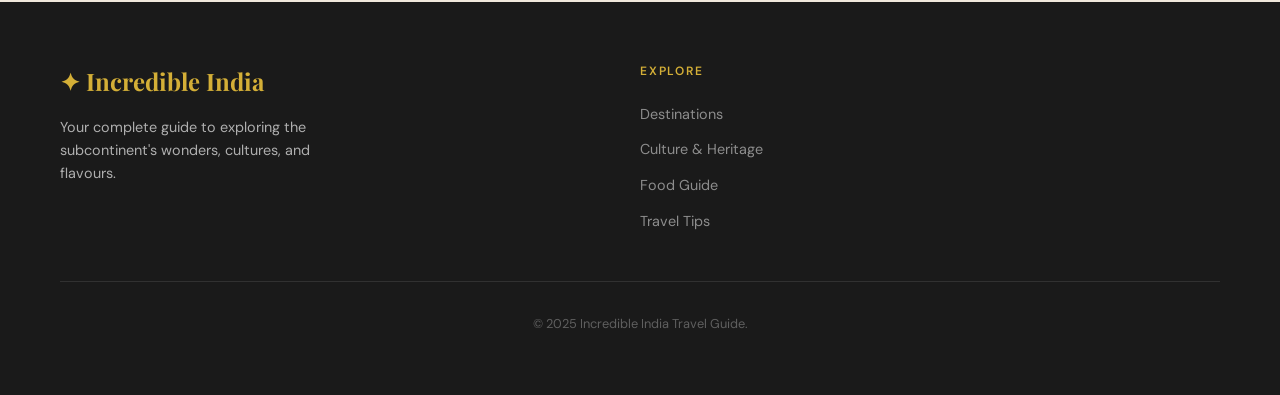
<file: pages/tips.html>
<!DOCTYPE html>
<html lang="en">
<head>
  <meta charset="UTF-8" />
  <meta name="viewport" content="width=device-width, initial-scale=1.0"/>
  <title>Travel Tips — Incredible India</title>
  <link rel="stylesheet" href="../css/style.css" />
  <link rel="stylesheet" href="../css/tips.css" />
  <link rel="preconnect" href="https://fonts.googleapis.com">
  <link href="https://fonts.googleapis.com/css2?family=Playfair+Display:ital,wght@0,400;0,700;0,900;1,400&family=DM+Sans:wght@300;400;500&family=Cormorant+Garamond:ital,wght@0,300;0,600;1,300&display=swap" rel="stylesheet">
</head>
<body>

  <nav class="navbar scrolled" id="navbar">
    <div class="nav-logo">
      <a href="../index.html" class="nav-logo-text">✦ Incredible India</a>
    </div>
    <ul class="nav-links">
      <li><a href="../index.html">Home</a></li>
      <li><a href="destinations.html">Destinations</a></li>
      <li><a href="culture.html">Culture</a></li>
      <li><a href="food.html">Food</a></li>
      <li><a href="tips.html" class="active">Travel Tips</a></li>
    </ul>
    <div class="hamburger" id="hamburger"><span></span><span></span><span></span></div>
  </nav>

  <section class="page-hero">
    <div class="page-hero-content">
      <p class="section-eyebrow">Plan Your Journey</p>
      <h1>Essential <span>Travel Tips</span></h1>
      <p>Everything you need to know before you embark on your Indian adventure.</p>
    </div>
  </section>

  <!-- Quick Reference Cards -->
  <section class="section">
    <div class="section-header">
      <p class="section-eyebrow">At a Glance</p>
      <h2 class="section-title">India Essentials</h2>
    </div>
    <div class="essentials-grid">
      <div class="essential-card">
        <div class="ec-icon">🌡️</div>
        <h4>Climate & Best Time</h4>
        <div class="ec-content">
          <div class="season"><strong>Oct – Mar</strong> Best for most regions. Cool, dry, ideal for sightseeing.</div>
          <div class="season"><strong>Apr – Jun</strong> Hot & dry in plains. Ideal for hill stations.</div>
          <div class="season"><strong>Jun – Sep</strong> Monsoon. Lush & green but heavy rain. Avoid coastal travel.</div>
        </div>
      </div>
      <div class="essential-card">
        <div class="ec-icon">💳</div>
        <h4>Money & Budget</h4>
        <div class="ec-content">
          <div class="season"><strong>Currency:</strong> Indian Rupee (₹). ₹1 ≈ $0.012 USD</div>
          <div class="season"><strong>Budget:</strong> ₹1,500–2,500/day backpacker; ₹5,000–10,000/day mid-range</div>
          <div class="season"><strong>UPI & Cash:</strong> Digital payments widespread. Carry cash for rural areas.</div>
        </div>
      </div>
      <div class="essential-card">
        <div class="ec-icon">📋</div>
        <h4>Visa Requirements</h4>
        <div class="ec-content">
          <div class="season"><strong>e-Visa:</strong> Available for 170+ countries. Apply online 4+ days before arrival.</div>
          <div class="season"><strong>Validity:</strong> 30-day, 1-year, or 5-year tourist visas available.</div>
          <div class="season"><strong>Apply at:</strong> indianvisaonline.gov.in</div>
        </div>
      </div>
      <div class="essential-card">
        <div class="ec-icon">🏥</div>
        <h4>Health & Safety</h4>
        <div class="ec-content">
          <div class="season"><strong>Vaccinations:</strong> Hepatitis A & B, Typhoid, Tetanus recommended.</div>
          <div class="season"><strong>Water:</strong> Only drink bottled or filtered water. Avoid ice in budget places.</div>
          <div class="season"><strong>Insurance:</strong> Comprehensive travel insurance is essential.</div>
        </div>
      </div>
    </div>
  </section>

  <!-- Transport Section -->
  <section class="transport-section">
    <div class="transport-inner">
      <div class="section-header" style="text-align:left; margin-bottom:40px;">
        <p class="section-eyebrow" style="color:var(--gold)">Getting Around</p>
        <h2 class="section-title" style="color:var(--white)">Transport in India</h2>
      </div>
      <div class="transport-grid">
        <div class="transport-card">
          <div class="tc-icon">🚆</div>
          <h4>Indian Railways</h4>
          <p>The world's 4th largest rail network. Book on IRCTC app or website. Classes range from AC First Class to unreserved. Book 90 days in advance for popular routes.</p>
          <a href="#" class="tc-link">irctc.co.in →</a>
        </div>
        <div class="transport-card">
          <div class="tc-icon">✈️</div>
          <h4>Domestic Flights</h4>
          <p>IndiGo, Air India, SpiceJet connect all major cities. Book 3–6 weeks early for best prices. Delhi–Mumbai can be as low as ₹1,500.</p>
          <a href="#" class="tc-link">Compare on Skyscanner →</a>
        </div>
        <div class="transport-card">
          <div class="tc-icon">🚌</div>
          <h4>Bus Travel</h4>
          <p>State buses are cheapest; private sleeper coaches are comfortable for overnight journeys. redBus app is excellent for booking across India.</p>
          <a href="#" class="tc-link">Book on RedBus →</a>
        </div>
        <div class="transport-card">
          <div class="tc-icon">🛺</div>
          <h4>Local Transport</h4>
          <p>Auto-rickshaws and taxis everywhere. Always use Ola or Uber app for transparent pricing. Metro systems in Delhi, Mumbai, Bangalore, Chennai & more.</p>
          <a href="#" class="tc-link">Download Ola App →</a>
        </div>
      </div>
    </div>
  </section>

  <!-- Cultural Etiquette -->
  <section class="section">
    <div class="section-header">
      <p class="section-eyebrow">Respect & Etiquette</p>
      <h2 class="section-title">Cultural Do's & Don'ts</h2>
    </div>
    <div class="etiquette-split">
      <div class="etiquette-col dos">
        <h4>✅ Do's</h4>
        <ul>
          <li>Remove shoes before entering temples, mosques, and many homes</li>
          <li>Dress modestly at religious sites — cover shoulders and knees</li>
          <li>Use your right hand for eating, giving, and receiving</li>
          <li>Greet with "Namaste" (palms together) — it's always appreciated</li>
          <li>Bargain politely in markets — it's expected and fun</li>
          <li>Carry small change for auto-rickshaws and local vendors</li>
          <li>Ask permission before photographing people</li>
        </ul>
      </div>
      <div class="etiquette-col donts">
        <h4>❌ Don'ts</h4>
        <ul>
          <li>Don't point feet toward religious icons or people</li>
          <li>Avoid public displays of affection in conservative areas</li>
          <li>Don't eat beef in Hindu-majority areas or pork in mosques</li>
          <li>Never touch someone's head — it's considered sacred</li>
          <li>Don't photograph military installations or airports</li>
          <li>Avoid drinking tap water directly anywhere in India</li>
          <li>Don't disrespect any religion — India is deeply multi-faith</li>
        </ul>
      </div>
    </div>
  </section>

  <!-- Packing List -->
  <section class="packing-section">
    <div class="packing-inner">
      <div class="section-header">
        <p class="section-eyebrow">Pack Smart</p>
        <h2 class="section-title">India Packing List</h2>
      </div>
      <div class="packing-categories">
        <div class="pack-cat">
          <h5>👕 Clothing</h5>
          <ul>
            <li>Lightweight breathable fabrics (cotton/linen)</li>
            <li>Modest outfits (covered shoulders & knees)</li>
            <li>Sandals + comfortable walking shoes</li>
            <li>Light scarf/shawl (temple cover-up)</li>
            <li>Rain jacket if visiting during monsoon</li>
          </ul>
        </div>
        <div class="pack-cat">
          <h5>💊 Health</h5>
          <ul>
            <li>Oral rehydration salts (ORS)</li>
            <li>Anti-diarrheal medication</li>
            <li>Sunscreen SPF 50+</li>
            <li>Mosquito repellent (DEET-based)</li>
            <li>Basic first-aid kit & prescription meds</li>
          </ul>
        </div>
        <div class="pack-cat">
          <h5>📱 Tech & Documents</h5>
          <ul>
            <li>Indian SIM card (Airtel/Jio at airport)</li>
            <li>Universal power adapter</li>
            <li>Printed & digital visa copies</li>
            <li>Offline maps (Maps.me)</li>
            <li>Translation app (Google Translate)</li>
          </ul>
        </div>
        <div class="pack-cat">
          <h5>🎒 Essentials</h5>
          <ul>
            <li>Water bottle with filter (LifeStraw)</li>
            <li>Padlock for hostel lockers</li>
            <li>Wet wipes & hand sanitizer</li>
            <li>Small backpack for day trips</li>
            <li>Cash in rupees (ATMs available everywhere)</li>
          </ul>
        </div>
      </div>
    </div>
  </section>

  <footer class="footer">
    <div class="footer-inner">
      <div class="footer-brand">
        <span class="footer-logo">✦ Incredible India</span>
        <p>Your complete guide to exploring the subcontinent's wonders, cultures, and flavours.</p>
      </div>
      <div class="footer-links-group">
        <h5>Explore</h5>
        <ul>
          <li><a href="destinations.html">Destinations</a></li>
          <li><a href="culture.html">Culture & Heritage</a></li>
          <li><a href="food.html">Food Guide</a></li>
          <li><a href="tips.html">Travel Tips</a></li>
        </ul>
      </div>
    </div>
    <div class="footer-bottom"><p>© 2025 Incredible India Travel Guide.</p></div>
  </footer>

  <script src="../js/main.js"></script>
</body>
</html>
</file>
<file: css/style.css>
/* ============================================
   INCREDIBLE INDIA — TRAVEL GUIDE STYLESHEET
   ============================================ */

:root {
  --saffron: #FF6B00;
  --deep-red: #C0392B;
  --gold: #D4AF37;
  --ivory: #FAF7F0;
  --charcoal: #1A1A1A;
  --warm-grey: #6B6560;
  --light-tan: #F0E8DC;
  --deep-navy: #0D1B2A;
  --green-spice: #2D6A4F;
  --white: #FFFFFF;

  --font-display: 'Playfair Display', Georgia, serif;
  --font-body: 'DM Sans', sans-serif;
  --font-italic: 'Cormorant Garamond', Georgia, serif;

  --nav-height: 72px;
  --section-pad: 100px;
  --border-radius: 16px;
  --transition: 0.3s cubic-bezier(0.4, 0, 0.2, 1);
}

*, *::before, *::after { box-sizing: border-box; margin: 0; padding: 0; }

html { scroll-behavior: smooth; }

body {
  font-family: var(--font-body);
  background: var(--ivory);
  color: var(--charcoal);
  overflow-x: hidden;
  line-height: 1.6;
}

/* ============ NAV ============ */
.navbar {
  position: fixed;
  top: 0; left: 0; right: 0;
  height: var(--nav-height);
  display: flex;
  align-items: center;
  justify-content: space-between;
  padding: 0 60px;
  z-index: 1000;
  transition: var(--transition);
  background: transparent;
}

.navbar.scrolled {
  background: rgba(26, 26, 26, 0.95);
  backdrop-filter: blur(12px);
  box-shadow: 0 2px 40px rgba(0,0,0,0.3);
}

.nav-logo-text {
  font-family: var(--font-display);
  font-size: 1.4rem;
  font-weight: 700;
  color: var(--gold);
  letter-spacing: 0.02em;
  text-shadow: 0 2px 12px rgba(0,0,0,0.4);
}

.nav-links {
  display: flex;
  list-style: none;
  gap: 40px;
}

.nav-links a {
  font-family: var(--font-body);
  font-size: 0.9rem;
  font-weight: 500;
  color: rgba(255,255,255,0.85);
  text-decoration: none;
  letter-spacing: 0.06em;
  text-transform: uppercase;
  transition: color var(--transition);
  position: relative;
}

.nav-links a::after {
  content: '';
  position: absolute;
  bottom: -4px; left: 0; right: 100%;
  height: 1px;
  background: var(--gold);
  transition: right var(--transition);
}

.nav-links a:hover, .nav-links a.active { color: var(--gold); }
.nav-links a:hover::after, .nav-links a.active::after { right: 0; }

.hamburger {
  display: none;
  flex-direction: column;
  gap: 6px;
  cursor: pointer;
}
.hamburger span {
  width: 26px; height: 2px;
  background: var(--white);
  transition: var(--transition);
}

/* ============ HERO ============ */
.hero {
  position: relative;
  min-height: 100vh;
  display: flex;
  align-items: center;
  justify-content: center;
  overflow: hidden;
  background: linear-gradient(135deg, #0D1B2A 0%, #1a2a1a 30%, #2C0E00 70%, #0D1B2A 100%);
}

.hero-bg-pattern {
  position: absolute;
  inset: 0;
  background-image:
    radial-gradient(circle at 20% 50%, rgba(255,107,0,0.15) 0%, transparent 50%),
    radial-gradient(circle at 80% 20%, rgba(212,175,55,0.12) 0%, transparent 40%),
    radial-gradient(circle at 60% 80%, rgba(192,57,43,0.1) 0%, transparent 40%);
  z-index: 0;
}

.hero-bg-pattern::before {
  content: '';
  position: absolute;
  inset: 0;
  background-image: url("data:image/svg+xml,%3Csvg width='60' height='60' viewBox='0 0 60 60' xmlns='http://www.w3.org/2000/svg'%3E%3Cg fill='none' fill-rule='evenodd'%3E%3Cg fill='%23D4AF37' fill-opacity='0.04'%3E%3Cpath d='M36 34v-4h-2v4h-4v2h4v4h2v-4h4v-2h-4zm0-30V0h-2v4h-4v2h4v4h2V6h4V4h-4zM6 34v-4H4v4H0v2h4v4h2v-4h4v-2H6zM6 4V0H4v4H0v2h4v4h2V6h4V4H6z'/%3E%3C/g%3E%3C/g%3E%3C/svg%3E");
  opacity: 0.6;
}

.hero-content {
  position: relative;
  z-index: 2;
  text-align: center;
  max-width: 800px;
  padding: 0 24px;
  animation: heroFadeIn 1.2s ease forwards;
}

@keyframes heroFadeIn {
  from { opacity: 0; transform: translateY(30px); }
  to { opacity: 1; transform: translateY(0); }
}

.hero-eyebrow {
  font-family: var(--font-body);
  font-size: 0.85rem;
  font-weight: 500;
  letter-spacing: 0.25em;
  text-transform: uppercase;
  color: var(--gold);
  margin-bottom: 16px;
  opacity: 0.85;
}

.hero-title {
  display: flex;
  flex-direction: column;
  align-items: center;
  font-family: var(--font-display);
  font-size: clamp(5rem, 12vw, 10rem);
  font-weight: 900;
  line-height: 0.9;
  color: var(--white);
  letter-spacing: -0.02em;
  margin-bottom: 28px;
}

.hero-title-line { display: block; }
.italic-gold {
  font-style: italic;
  color: var(--gold);
  font-weight: 400;
}

.hero-subtitle {
  font-family: var(--font-italic);
  font-size: 1.25rem;
  font-weight: 300;
  color: rgba(255,255,255,0.75);
  max-width: 560px;
  margin: 0 auto 40px;
  line-height: 1.7;
}

.hero-cta-group {
  display: flex;
  gap: 16px;
  justify-content: center;
  flex-wrap: wrap;
}

.btn-primary {
  display: inline-block;
  padding: 15px 36px;
  background: var(--saffron);
  color: var(--white);
  text-decoration: none;
  font-family: var(--font-body);
  font-size: 0.9rem;
  font-weight: 500;
  letter-spacing: 0.06em;
  text-transform: uppercase;
  border-radius: 50px;
  transition: var(--transition);
  box-shadow: 0 4px 24px rgba(255,107,0,0.4);
}

.btn-primary:hover {
  background: #e85d00;
  transform: translateY(-2px);
  box-shadow: 0 8px 32px rgba(255,107,0,0.5);
}

.btn-ghost {
  display: inline-block;
  padding: 14px 36px;
  border: 1px solid rgba(255,255,255,0.35);
  color: var(--white);
  text-decoration: none;
  font-family: var(--font-body);
  font-size: 0.9rem;
  font-weight: 500;
  letter-spacing: 0.06em;
  text-transform: uppercase;
  border-radius: 50px;
  transition: var(--transition);
}

.btn-ghost:hover {
  background: rgba(255,255,255,0.1);
  border-color: var(--gold);
  color: var(--gold);
}

.hero-scroll-indicator {
  position: absolute;
  bottom: 140px;
  left: 50px;
  display: flex;
  align-items: center;
  gap: 12px;
  color: rgba(255,255,255,0.4);
  font-size: 0.7rem;
  letter-spacing: 0.15em;
  text-transform: uppercase;
  writing-mode: vertical-rl;
}

.scroll-line {
  width: 1px;
  height: 60px;
  background: linear-gradient(to bottom, rgba(255,255,255,0.4), transparent);
  animation: scrollPulse 2s ease infinite;
}

@keyframes scrollPulse {
  0%, 100% { opacity: 1; transform: scaleY(1); }
  50% { opacity: 0.4; transform: scaleY(0.7); }
}

.hero-stats {
  position: absolute;
  bottom: 0;
  left: 0; right: 0;
  display: flex;
  justify-content: center;
  align-items: center;
  gap: 0;
  background: rgba(255,255,255,0.06);
  backdrop-filter: blur(10px);
  border-top: 1px solid rgba(255,255,255,0.1);
  padding: 24px;
  z-index: 2;
}

.stat {
  display: flex;
  flex-direction: column;
  align-items: center;
  padding: 0 50px;
}

.stat-num {
  font-family: var(--font-display);
  font-size: 2.2rem;
  font-weight: 700;
  color: var(--gold);
  line-height: 1;
}

.stat-label {
  font-size: 0.75rem;
  letter-spacing: 0.1em;
  text-transform: uppercase;
  color: rgba(255,255,255,0.55);
  margin-top: 4px;
}

.stat-divider {
  width: 1px;
  height: 40px;
  background: rgba(255,255,255,0.15);
}

/* ============ SECTIONS ============ */
.section {
  padding: var(--section-pad) 60px;
  max-width: 1280px;
  margin: 0 auto;
}

.section-header {
  text-align: center;
  margin-bottom: 60px;
}

.section-eyebrow {
  font-size: 0.8rem;
  font-weight: 500;
  letter-spacing: 0.25em;
  text-transform: uppercase;
  color: var(--saffron);
  margin-bottom: 12px;
}

.section-title {
  font-family: var(--font-display);
  font-size: clamp(2.5rem, 4vw, 3.5rem);
  font-weight: 700;
  color: var(--charcoal);
  line-height: 1.1;
}

.section-desc {
  font-family: var(--font-italic);
  font-size: 1.15rem;
  color: var(--warm-grey);
  margin-top: 16px;
  max-width: 520px;
  margin-left: auto;
  margin-right: auto;
}

/* ============ DESTINATIONS ============ */
.destinations-grid {
  display: grid;
  grid-template-columns: repeat(4, 1fr);
  grid-template-rows: auto auto;
  gap: 20px;
}

.dest-card {
  border-radius: var(--border-radius);
  overflow: hidden;
  cursor: pointer;
  transition: transform var(--transition), box-shadow var(--transition);
  background: var(--white);
  box-shadow: 0 4px 20px rgba(0,0,0,0.08);
}

.dest-card:hover {
  transform: translateY(-6px);
  box-shadow: 0 16px 48px rgba(0,0,0,0.15);
}

.dest-card--large {
  grid-column: span 2;
  grid-row: span 1;
}

.dest-card-img {
  height: 200px;
  display: flex;
  align-items: center;
  justify-content: center;
  position: relative;
}

.dest-card--large .dest-card-img { height: 260px; }

.dest-emoji {
  font-size: 4rem;
  filter: drop-shadow(0 4px 12px rgba(0,0,0,0.3));
}

.dest-card-content {
  padding: 20px 24px 24px;
}

.dest-region {
  font-size: 0.72rem;
  font-weight: 500;
  letter-spacing: 0.15em;
  text-transform: uppercase;
  color: var(--saffron);
}

.dest-card-content h3 {
  font-family: var(--font-display);
  font-size: 1.4rem;
  font-weight: 700;
  color: var(--charcoal);
  margin: 6px 0 8px;
}

.dest-card-content p {
  font-size: 0.9rem;
  color: var(--warm-grey);
  line-height: 1.5;
}

.dest-link {
  display: inline-block;
  margin-top: 12px;
  font-size: 0.85rem;
  font-weight: 500;
  color: var(--saffron);
  letter-spacing: 0.05em;
}

/* ============ EXPERIENCES ============ */
.experiences-section {
  max-width: 100%;
  padding: var(--section-pad) 0;
  background: var(--deep-navy);
}

.experiences-inner {
  max-width: 1280px;
  margin: 0 auto;
  padding: 0 60px;
  display: grid;
  grid-template-columns: 1fr 1fr;
  gap: 80px;
  align-items: center;
}

.exp-text .section-eyebrow { color: var(--gold); }
.exp-text .section-title { color: var(--white); }

.exp-desc {
  font-family: var(--font-italic);
  font-size: 1.1rem;
  color: rgba(255,255,255,0.6);
  margin: 16px 0 36px;
  line-height: 1.7;
}

.exp-list {
  display: flex;
  flex-direction: column;
  gap: 24px;
}

.exp-item {
  display: flex;
  gap: 16px;
  align-items: flex-start;
}

.exp-icon {
  font-size: 1.6rem;
  flex-shrink: 0;
  margin-top: 2px;
}

.exp-item strong {
  display: block;
  font-size: 1rem;
  color: var(--gold);
  margin-bottom: 4px;
}

.exp-item p {
  font-size: 0.9rem;
  color: rgba(255,255,255,0.6);
  line-height: 1.5;
}

/* Experience Visual */
.exp-visual {
  display: flex;
  align-items: center;
  justify-content: center;
}

.exp-card-stack {
  position: relative;
  width: 320px;
  height: 320px;
}

.exp-center-badge {
  position: absolute;
  top: 50%; left: 50%;
  transform: translate(-50%, -50%);
  width: 110px; height: 110px;
  background: var(--gold);
  border-radius: 50%;
  display: flex;
  align-items: center;
  justify-content: center;
  font-family: var(--font-display);
  font-size: 1rem;
  font-weight: 700;
  color: var(--charcoal);
  text-align: center;
  line-height: 1.2;
  z-index: 5;
  box-shadow: 0 8px 32px rgba(212,175,55,0.4);
}

.exp-float-card {
  position: absolute;
  background: rgba(255,255,255,0.08);
  border: 1px solid rgba(255,255,255,0.12);
  backdrop-filter: blur(8px);
  border-radius: 12px;
  padding: 10px 16px;
  font-size: 0.82rem;
  color: var(--white);
  white-space: nowrap;
  animation: float 6s ease-in-out infinite;
}

.card-1 { top: 0; left: 50%; transform: translateX(-50%); animation-delay: 0s; }
.card-2 { top: 50%; right: -20px; transform: translateY(-50%); animation-delay: 1.5s; }
.card-3 { bottom: 0; left: 50%; transform: translateX(-50%); animation-delay: 3s; }
.card-4 { top: 50%; left: -20px; transform: translateY(-50%); animation-delay: 4.5s; }

@keyframes float {
  0%, 100% { transform: translateY(-50%) translateX(0); }
  50% { transform: translateY(calc(-50% - 8px)) translateX(0); }
}
.card-1, .card-3 {
  animation: floatVert 6s ease-in-out infinite;
}
.card-1 { animation-delay: 0s; }
.card-3 { animation-delay: 3s; }

@keyframes floatVert {
  0%, 100% { transform: translateX(-50%) translateY(0); }
  50% { transform: translateX(-50%) translateY(-8px); }
}

/* ============ REGIONS BAND ============ */
.regions-band {
  background: var(--saffron);
  padding: 28px 60px;
  text-align: center;
}

.regions-band-title {
  font-family: var(--font-display);
  font-size: 0.85rem;
  font-weight: 700;
  letter-spacing: 0.12em;
  text-transform: uppercase;
  color: rgba(255,255,255,0.7);
  margin-bottom: 16px;
}

.regions-scroll {
  display: flex;
  gap: 12px;
  justify-content: center;
  flex-wrap: wrap;
}

.region-pill {
  background: rgba(255,255,255,0.2);
  border: 1px solid rgba(255,255,255,0.3);
  color: var(--white);
  padding: 8px 20px;
  border-radius: 50px;
  font-size: 0.85rem;
  font-weight: 500;
  cursor: pointer;
  transition: var(--transition);
}

.region-pill:hover {
  background: rgba(255,255,255,0.35);
  transform: translateY(-2px);
}

/* ============ TIPS SECTION ============ */
.tips-section { background: var(--ivory); }

.tips-grid {
  display: grid;
  grid-template-columns: repeat(4, 1fr);
  gap: 20px;
  margin-bottom: 48px;
}

.tip-card {
  background: var(--white);
  border-radius: var(--border-radius);
  padding: 32px 24px;
  border: 1px solid rgba(0,0,0,0.07);
  transition: var(--transition);
  box-shadow: 0 2px 12px rgba(0,0,0,0.05);
}

.tip-card:hover {
  transform: translateY(-4px);
  box-shadow: 0 12px 40px rgba(0,0,0,0.1);
  border-color: var(--saffron);
}

.tip-icon {
  font-size: 2.2rem;
  margin-bottom: 16px;
}

.tip-card h4 {
  font-family: var(--font-display);
  font-size: 1.1rem;
  font-weight: 700;
  color: var(--charcoal);
  margin-bottom: 10px;
}

.tip-card p {
  font-size: 0.88rem;
  color: var(--warm-grey);
  line-height: 1.6;
}

.tips-cta { text-align: center; }

/* ============ CULTURE HIGHLIGHT ============ */
.culture-highlight {
  background: linear-gradient(135deg, #1a0a00 0%, #2C0E00 50%, #1a0a00 100%);
  padding: 80px 60px;
}

.culture-inner {
  max-width: 1280px;
  margin: 0 auto;
  display: grid;
  grid-template-columns: 1fr 1fr;
  gap: 80px;
  align-items: center;
}

.culture-quote {
  position: relative;
}

.quote-mark {
  font-family: var(--font-display);
  font-size: 8rem;
  color: var(--gold);
  opacity: 0.3;
  line-height: 0.5;
  position: absolute;
  top: -20px;
  left: -20px;
}

blockquote {
  font-family: var(--font-italic);
  font-size: 1.5rem;
  font-style: italic;
  color: rgba(255,255,255,0.9);
  line-height: 1.6;
  margin-bottom: 20px;
  position: relative;
  z-index: 1;
}

cite {
  font-size: 0.85rem;
  color: var(--gold);
  letter-spacing: 0.05em;
}

.culture-facts {
  display: grid;
  grid-template-columns: 1fr 1fr;
  gap: 24px;
}

.fact {
  background: rgba(255,255,255,0.06);
  border: 1px solid rgba(212,175,55,0.2);
  border-radius: 12px;
  padding: 24px;
  text-align: center;
  color: rgba(255,255,255,0.7);
  font-size: 0.9rem;
}

.fact strong {
  display: block;
  font-family: var(--font-display);
  font-size: 2rem;
  color: var(--gold);
  margin-bottom: 6px;
}

/* ============ FOOTER ============ */
.footer {
  background: var(--charcoal);
  color: rgba(255,255,255,0.65);
  padding: 60px;
}

.footer-inner {
  max-width: 1280px;
  margin: 0 auto;
  display: grid;
  grid-template-columns: 2fr 1fr 1fr;
  gap: 60px;
  padding-bottom: 48px;
  border-bottom: 1px solid rgba(255,255,255,0.1);
}

.footer-logo {
  font-family: var(--font-display);
  font-size: 1.5rem;
  font-weight: 700;
  color: var(--gold);
  display: block;
  margin-bottom: 16px;
}

.footer-brand p {
  font-size: 0.9rem;
  line-height: 1.6;
  max-width: 280px;
}

.footer-links-group h5 {
  font-size: 0.75rem;
  font-weight: 600;
  letter-spacing: 0.15em;
  text-transform: uppercase;
  color: var(--gold);
  margin-bottom: 20px;
}

.footer-links-group ul {
  list-style: none;
  display: flex;
  flex-direction: column;
  gap: 10px;
}

.footer-links-group a {
  color: rgba(255,255,255,0.5);
  text-decoration: none;
  font-size: 0.9rem;
  transition: color var(--transition);
}

.footer-links-group a:hover { color: var(--gold); }

.footer-bottom {
  max-width: 1280px;
  margin: 32px auto 0;
  text-align: center;
  font-size: 0.8rem;
  color: rgba(255,255,255,0.3);
}

/* ============ PAGE HERO (inner pages) ============ */
.page-hero {
  min-height: 50vh;
  display: flex;
  align-items: center;
  justify-content: center;
  text-align: center;
  background: linear-gradient(135deg, #0D1B2A 0%, #2C0E00 100%);
  padding: 120px 60px 80px;
  position: relative;
  overflow: hidden;
}

.page-hero::before {
  content: '';
  position: absolute;
  inset: 0;
  background-image: url("data:image/svg+xml,%3Csvg width='60' height='60' viewBox='0 0 60 60' xmlns='http://www.w3.org/2000/svg'%3E%3Cg fill='none'%3E%3Cg fill='%23D4AF37' fill-opacity='0.05'%3E%3Cpath d='M36 34v-4h-2v4h-4v2h4v4h2v-4h4v-2h-4zm0-30V0h-2v4h-4v2h4v4h2V6h4V4h-4zM6 34v-4H4v4H0v2h4v4h2v-4h4v-2H6zM6 4V0H4v4H0v2h4v4h2V6h4V4H6z'/%3E%3C/g%3E%3C/g%3E%3C/svg%3E");
}

.page-hero-content { position: relative; z-index: 1; }
.page-hero h1 {
  font-family: var(--font-display);
  font-size: clamp(3rem, 6vw, 5rem);
  font-weight: 900;
  color: var(--white);
  margin-bottom: 16px;
}

.page-hero h1 span { color: var(--gold); font-style: italic; font-weight: 400; }

.page-hero p {
  font-family: var(--font-italic);
  font-size: 1.2rem;
  color: rgba(255,255,255,0.7);
  max-width: 560px;
  margin: 0 auto;
}

/* ============ RESPONSIVE ============ */
@media (max-width: 1024px) {
  .destinations-grid { grid-template-columns: repeat(2, 1fr); }
  .dest-card--large { grid-column: span 2; }
  .tips-grid { grid-template-columns: repeat(2, 1fr); }
  .experiences-inner { grid-template-columns: 1fr; gap: 48px; }
  .culture-inner { grid-template-columns: 1fr; gap: 40px; }
  .footer-inner { grid-template-columns: 1fr 1fr; }
  .footer-brand { grid-column: span 2; }
}

@media (max-width: 768px) {
  .navbar { padding: 0 24px; }
  .nav-links { display: none; }
  .hamburger { display: flex; }
  .nav-links.open {
    display: flex;
    position: fixed;
    top: var(--nav-height); left: 0; right: 0;
    background: rgba(26,26,26,0.97);
    flex-direction: column;
    align-items: center;
    gap: 24px;
    padding: 40px 24px;
    z-index: 999;
  }
  .section { padding: 60px 24px; }
  .hero-stats { flex-wrap: wrap; gap: 16px; }
  .stat { padding: 0 20px; }
  .stat-divider { display: none; }
  .destinations-grid { grid-template-columns: 1fr; }
  .dest-card--large { grid-column: span 1; }
  .tips-grid { grid-template-columns: 1fr; }
  .regions-band { padding: 28px 24px; }
  .culture-highlight { padding: 60px 24px; }
  .footer { padding: 40px 24px; }
  .footer-inner { grid-template-columns: 1fr; gap: 32px; }
  .footer-brand { grid-column: span 1; }
  .experiences-inner { padding: 0 24px; }
}

/* ============ ANIMATIONS ============ */
.fade-in {
  opacity: 0;
  transform: translateY(20px);
  transition: opacity 0.6s ease, transform 0.6s ease;
}
.fade-in.visible {
  opacity: 1;
  transform: translateY(0);
}/* Smooth scroll */
html {
  scroll-behavior: smooth;
}

/* Button hover */
button, .btn {
  transition: 0.3s;
}

button:hover, .btn:hover {
  transform: scale(1.05);
  opacity: 0.9;
}

/* Card hover animation */
.dest-detail-card {
  transition: 0.3s;
}

.dest-detail-card:hover {
  transform: translateY(-10px);
}

/* Mobile spacing fix */
@media (max-width: 768px) {
  .container {
    padding: 10px;
  }

.dest-card {
  cursor: pointer;
}

.navbar {
  position: sticky;
  top: 0;
  z-index: 1000;
}
}
</file>
<file: css/culture.css>
/* Culture Page Styles */

.festivals-grid {
  display: grid;
  grid-template-columns: repeat(3, 1fr);
  gap: 24px;
}

.festival-card {
  border-radius: 20px;
  padding: 32px 28px;
  display: flex;
  gap: 20px;
  align-items: flex-start;
  transition: transform var(--transition), box-shadow var(--transition);
}

.festival-card:hover {
  transform: translateY(-4px);
  box-shadow: 0 16px 48px rgba(0,0,0,0.12);
}

.festival-holi    { background: linear-gradient(135deg, #fff0f0, #ffe4e1); border: 1px solid rgba(255,107,107,0.2); }
.festival-diwali  { background: linear-gradient(135deg, #fffbeb, #fef3c7); border: 1px solid rgba(212,175,55,0.3); }
.festival-navratri { background: linear-gradient(135deg, #f5f0ff, #ede9fe); border: 1px solid rgba(139,92,246,0.2); }
.festival-pushkar { background: linear-gradient(135deg, #fff7ed, #ffedd5); border: 1px solid rgba(234,88,12,0.2); }
.festival-pongal  { background: linear-gradient(135deg, #f0fdf4, #dcfce7); border: 1px solid rgba(34,197,94,0.2); }
.festival-eid     { background: linear-gradient(135deg, #f0f9ff, #e0f2fe); border: 1px solid rgba(14,165,233,0.2); }

.festival-icon {
  font-size: 2.4rem;
  flex-shrink: 0;
}

.festival-content h3 {
  font-family: var(--font-display);
  font-size: 1.25rem;
  font-weight: 700;
  color: var(--charcoal);
  margin-bottom: 4px;
}

.festival-date {
  font-size: 0.72rem;
  font-weight: 600;
  letter-spacing: 0.1em;
  text-transform: uppercase;
  color: var(--saffron);
  display: block;
  margin-bottom: 10px;
}

.festival-content p {
  font-size: 0.88rem;
  color: var(--warm-grey);
  line-height: 1.6;
}

/* Arts Section */
.arts-section {
  background: var(--deep-navy);
  padding: 80px 60px;
}

.arts-inner {
  max-width: 1280px;
  margin: 0 auto;
}

.arts-header { margin-bottom: 48px; }

.dance-forms {
  display: grid;
  grid-template-columns: repeat(8, 1fr);
  gap: 16px;
}

.dance-item {
  background: rgba(255,255,255,0.06);
  border: 1px solid rgba(255,255,255,0.1);
  border-radius: 16px;
  padding: 20px 12px;
  text-align: center;
  transition: var(--transition);
  cursor: default;
}

.dance-item:hover {
  background: rgba(212,175,55,0.1);
  border-color: var(--gold);
  transform: translateY(-4px);
}

.dance-emoji {
  font-size: 2rem;
  display: block;
  margin-bottom: 10px;
}

.dance-item strong {
  display: block;
  font-size: 0.8rem;
  font-weight: 600;
  color: var(--white);
  margin-bottom: 4px;
}

.dance-item span {
  font-size: 0.7rem;
  color: var(--gold);
  opacity: 0.8;
}

/* Architecture */
.arch-grid {
  display: grid;
  grid-template-columns: repeat(4, 1fr);
  gap: 20px;
}

.arch-card {
  background: var(--white);
  border-radius: 20px;
  overflow: hidden;
  box-shadow: 0 4px 20px rgba(0,0,0,0.07);
  transition: var(--transition);
}

.arch-card:hover {
  transform: translateY(-6px);
  box-shadow: 0 16px 48px rgba(0,0,0,0.14);
}

.arch-visual {
  height: 160px;
  display: flex;
  align-items: center;
  justify-content: center;
  font-size: 4rem;
}

.arch-card h4 {
  font-family: var(--font-display);
  font-size: 1.1rem;
  font-weight: 700;
  color: var(--charcoal);
  padding: 20px 20px 8px;
}

.arch-card p {
  font-size: 0.85rem;
  color: var(--warm-grey);
  line-height: 1.6;
  padding: 0 20px 24px;
}

@media (max-width: 1024px) {
  .festivals-grid { grid-template-columns: repeat(2, 1fr); }
  .dance-forms { grid-template-columns: repeat(4, 1fr); }
  .arch-grid { grid-template-columns: repeat(2, 1fr); }
}

@media (max-width: 768px) {
  .festivals-grid { grid-template-columns: 1fr; }
  .dance-forms { grid-template-columns: repeat(2, 1fr); }
  .arch-grid { grid-template-columns: 1fr; }
  .arts-section { padding: 60px 24px; }
}
</file>
<file: css/destinations.css>
/* Destinations Page Styles */

.filter-bar {
  display: flex;
  gap: 12px;
  justify-content: center;
  flex-wrap: wrap;
  padding: 40px 60px 20px;
  background: var(--ivory);
  position: sticky;
  top: var(--nav-height);
  z-index: 100;
  border-bottom: 1px solid rgba(0,0,0,0.07);
}

.filter-btn {
  padding: 10px 24px;
  border: 1px solid rgba(0,0,0,0.15);
  background: var(--white);
  color: var(--charcoal);
  border-radius: 50px;
  font-family: var(--font-body);
  font-size: 0.85rem;
  font-weight: 500;
  cursor: pointer;
  transition: var(--transition);
  letter-spacing: 0.03em;
}

.filter-btn:hover {
  border-color: var(--saffron);
  color: var(--saffron);
}

.filter-btn.active {
  background: var(--saffron);
  border-color: var(--saffron);
  color: var(--white);
  box-shadow: 0 4px 16px rgba(255,107,0,0.3);
}

.destinations-detail-section {
  max-width: 1280px;
  margin: 0 auto;
  padding: 60px 60px 100px;
  display: grid;
  grid-template-columns: repeat(3, 1fr);
  gap: 28px;
}

.dest-detail-card {
  background: var(--white);
  border-radius: 20px;
  overflow: hidden;
  box-shadow: 0 4px 24px rgba(0,0,0,0.07);
  transition: transform var(--transition), box-shadow var(--transition);
  border: 1px solid rgba(0,0,0,0.06);
}

.dest-detail-card:hover {
  transform: translateY(-8px);
  box-shadow: 0 20px 60px rgba(0,0,0,0.14);
}

.ddc-image {
  height: 200px;
  display: flex;
  align-items: center;
  justify-content: center;
  position: relative;
}

.ddc-emoji {
  font-size: 4.5rem;
  filter: drop-shadow(0 4px 16px rgba(0,0,0,0.25));
}

.ddc-badge {
  position: absolute;
  top: 16px;
  left: 16px;
  background: rgba(0,0,0,0.4);
  backdrop-filter: blur(6px);
  color: var(--white);
  font-size: 0.72rem;
  font-weight: 600;
  letter-spacing: 0.1em;
  text-transform: uppercase;
  padding: 5px 12px;
  border-radius: 50px;
  border: 1px solid rgba(255,255,255,0.2);
}

.ddc-body {
  padding: 24px 24px 28px;
}

.ddc-body h3 {
  font-family: var(--font-display);
  font-size: 1.35rem;
  font-weight: 700;
  color: var(--charcoal);
  margin-bottom: 10px;
}

.ddc-body p {
  font-size: 0.88rem;
  color: var(--warm-grey);
  line-height: 1.65;
  margin-bottom: 18px;
}

.ddc-meta {
  display: flex;
  flex-wrap: wrap;
  gap: 8px;
}

.ddc-meta span {
  background: var(--light-tan);
  color: var(--warm-grey);
  font-size: 0.75rem;
  font-weight: 500;
  padding: 5px 12px;
  border-radius: 50px;
}

@media (max-width: 1024px) {
  .destinations-detail-section { grid-template-columns: repeat(2, 1fr); }
}

@media (max-width: 768px) {
  .filter-bar { padding: 24px; }
  .destinations-detail-section {
    grid-template-columns: 1fr;
    padding: 40px 24px 60px;
  }
}
</file>
<file: css/food.css>
/* Food Page Styles */

.food-masonry {
  display: grid;
  grid-template-columns: repeat(3, 1fr);
  gap: 24px;
}

.food-card {
  background: var(--white);
  border-radius: 20px;
  padding: 28px;
  display: flex;
  gap: 16px;
  align-items: flex-start;
  box-shadow: 0 4px 20px rgba(0,0,0,0.07);
  border: 1px solid rgba(0,0,0,0.06);
  transition: transform var(--transition), box-shadow var(--transition);
}

.food-card:hover {
  transform: translateY(-4px);
  box-shadow: 0 16px 48px rgba(0,0,0,0.12);
}

.food-card--hero {
  grid-column: span 3;
  background: linear-gradient(135deg, #1a0a00, #2C0E00);
  color: var(--white);
  border: none;
  padding: 40px;
}

.food-card--hero .food-info h3 { color: var(--gold); }
.food-card--hero .food-info p { color: rgba(255,255,255,0.7); }
.food-card--hero .food-region-tag {
  background: rgba(255,107,0,0.3);
  color: #ffbb85;
  border: 1px solid rgba(255,107,0,0.4);
}

.food-emoji-big {
  font-size: 5rem;
  flex-shrink: 0;
  filter: drop-shadow(0 4px 12px rgba(0,0,0,0.2));
}

.food-emoji {
  font-size: 2.5rem;
  flex-shrink: 0;
}

.food-info h3 {
  font-family: var(--font-display);
  font-size: 1.25rem;
  font-weight: 700;
  color: var(--charcoal);
  margin: 8px 0 8px;
}

.food-info p {
  font-size: 0.88rem;
  color: var(--warm-grey);
  line-height: 1.6;
}

.food-region-tag {
  background: var(--light-tan);
  color: var(--saffron);
  font-size: 0.7rem;
  font-weight: 600;
  letter-spacing: 0.1em;
  text-transform: uppercase;
  padding: 4px 10px;
  border-radius: 50px;
  border: 1px solid rgba(255,107,0,0.2);
}

.food-spice {
  margin-top: 12px;
  font-size: 0.9rem;
}

/* Regional Cuisines */
.regional-cuisines {
  background: var(--light-tan);
  padding: 80px 60px;
}

.cuisine-tabs {
  max-width: 1280px;
  margin: 0 auto;
  display: grid;
  grid-template-columns: repeat(4, 1fr);
  gap: 24px;
  margin-top: 0;
}

.cuisine-region {
  background: var(--white);
  border-radius: 20px;
  padding: 32px 24px;
  box-shadow: 0 4px 20px rgba(0,0,0,0.06);
  transition: var(--transition);
}

.cuisine-region:hover {
  transform: translateY(-4px);
  box-shadow: 0 16px 48px rgba(0,0,0,0.1);
}

.cuisine-flag {
  font-size: 2.5rem;
  margin-bottom: 16px;
}

.cuisine-region h4 {
  font-family: var(--font-display);
  font-size: 1.2rem;
  font-weight: 700;
  color: var(--charcoal);
  margin-bottom: 10px;
}

.cuisine-region p {
  font-size: 0.85rem;
  color: var(--warm-grey);
  line-height: 1.6;
  margin-bottom: 16px;
}

.cuisine-dishes {
  font-size: 0.78rem;
  color: var(--saffron);
  font-weight: 600;
  letter-spacing: 0.02em;
  border-top: 1px solid rgba(0,0,0,0.07);
  padding-top: 16px;
  line-height: 1.6;
}

/* Street Food */
.street-food-list {
  display: grid;
  grid-template-columns: repeat(2, 1fr);
  gap: 16px;
}

.sf-item {
  display: flex;
  gap: 16px;
  align-items: flex-start;
  background: var(--white);
  border-radius: 14px;
  padding: 20px;
  border: 1px solid rgba(0,0,0,0.07);
  transition: var(--transition);
}

.sf-item:hover {
  border-color: var(--saffron);
  transform: translateX(4px);
}

.sf-item > span {
  font-size: 1.8rem;
  flex-shrink: 0;
}

.sf-item div { font-size: 0.88rem; color: var(--warm-grey); line-height: 1.5; }
.sf-item strong { color: var(--charcoal); display: block; margin-bottom: 4px; }

@media (max-width: 1024px) {
  .food-masonry { grid-template-columns: repeat(2, 1fr); }
  .food-card--hero { grid-column: span 2; }
  .cuisine-tabs { grid-template-columns: repeat(2, 1fr); }
}

@media (max-width: 768px) {
  .food-masonry { grid-template-columns: 1fr; }
  .food-card--hero { grid-column: span 1; }
  .cuisine-tabs { grid-template-columns: 1fr; }
  .street-food-list { grid-template-columns: 1fr; }
  .regional-cuisines { padding: 60px 24px; }
  .cuisine-tabs { margin-top: 0; }
}
</file>
<file: css/tips.css>
/* Travel Tips Page Styles */

.essentials-grid {
  display: grid;
  grid-template-columns: repeat(4, 1fr);
  gap: 20px;
}

.essential-card {
  background: var(--white);
  border-radius: 20px;
  padding: 28px;
  box-shadow: 0 4px 20px rgba(0,0,0,0.07);
  border: 1px solid rgba(0,0,0,0.06);
  transition: var(--transition);
}

.essential-card:hover {
  transform: translateY(-4px);
  box-shadow: 0 16px 48px rgba(0,0,0,0.12);
}

.ec-icon {
  font-size: 2.4rem;
  margin-bottom: 16px;
}

.essential-card h4 {
  font-family: var(--font-display);
  font-size: 1.1rem;
  font-weight: 700;
  color: var(--charcoal);
  margin-bottom: 16px;
  padding-bottom: 12px;
  border-bottom: 1px solid rgba(0,0,0,0.08);
}

.ec-content {
  display: flex;
  flex-direction: column;
  gap: 10px;
}

.season {
  font-size: 0.83rem;
  color: var(--warm-grey);
  line-height: 1.5;
  padding-left: 10px;
  border-left: 2px solid var(--saffron);
}

.season strong {
  color: var(--charcoal);
  display: block;
  margin-bottom: 2px;
}

/* Transport */
.transport-section {
  background: var(--deep-navy);
  padding: 80px 60px;
}

.transport-inner { max-width: 1280px; margin: 0 auto; }

.transport-grid {
  display: grid;
  grid-template-columns: repeat(4, 1fr);
  gap: 20px;
}

.transport-card {
  background: rgba(255,255,255,0.06);
  border: 1px solid rgba(255,255,255,0.1);
  border-radius: 20px;
  padding: 28px;
  transition: var(--transition);
}

.transport-card:hover {
  background: rgba(255,255,255,0.1);
  border-color: var(--gold);
  transform: translateY(-4px);
}

.tc-icon {
  font-size: 2.4rem;
  margin-bottom: 16px;
}

.transport-card h4 {
  font-family: var(--font-display);
  font-size: 1.1rem;
  font-weight: 700;
  color: var(--gold);
  margin-bottom: 12px;
}

.transport-card p {
  font-size: 0.85rem;
  color: rgba(255,255,255,0.6);
  line-height: 1.65;
  margin-bottom: 16px;
}

.tc-link {
  color: var(--saffron);
  font-size: 0.82rem;
  font-weight: 600;
  text-decoration: none;
  transition: color var(--transition);
}

.tc-link:hover { color: var(--gold); }

/* Etiquette */
.etiquette-split {
  display: grid;
  grid-template-columns: 1fr 1fr;
  gap: 32px;
}

.etiquette-col {
  border-radius: 20px;
  padding: 36px;
}

.dos {
  background: linear-gradient(135deg, #f0fdf4, #dcfce7);
  border: 1px solid rgba(34,197,94,0.2);
}

.donts {
  background: linear-gradient(135deg, #fff1f2, #ffe4e6);
  border: 1px solid rgba(239,68,68,0.2);
}

.etiquette-col h4 {
  font-family: var(--font-display);
  font-size: 1.3rem;
  font-weight: 700;
  color: var(--charcoal);
  margin-bottom: 20px;
}

.etiquette-col ul {
  list-style: none;
  display: flex;
  flex-direction: column;
  gap: 12px;
}

.etiquette-col li {
  font-size: 0.88rem;
  color: var(--warm-grey);
  line-height: 1.5;
  padding-left: 16px;
  position: relative;
}

.etiquette-col li::before {
  content: '—';
  position: absolute;
  left: 0;
  color: var(--saffron);
  font-weight: 600;
}

/* Packing */
.packing-section {
  background: var(--light-tan);
  padding: 80px 60px;
}

.packing-inner { max-width: 1280px; margin: 0 auto; }

.packing-categories {
  display: grid;
  grid-template-columns: repeat(4, 1fr);
  gap: 24px;
  margin-top: 0;
}

.pack-cat {
  background: var(--white);
  border-radius: 20px;
  padding: 28px;
  box-shadow: 0 4px 16px rgba(0,0,0,0.06);
}

.pack-cat h5 {
  font-family: var(--font-display);
  font-size: 1.05rem;
  font-weight: 700;
  color: var(--charcoal);
  margin-bottom: 16px;
  padding-bottom: 12px;
  border-bottom: 1px solid rgba(0,0,0,0.08);
}

.pack-cat ul {
  list-style: none;
  display: flex;
  flex-direction: column;
  gap: 10px;
}

.pack-cat li {
  font-size: 0.84rem;
  color: var(--warm-grey);
  padding-left: 14px;
  position: relative;
  line-height: 1.4;
}

.pack-cat li::before {
  content: '✓';
  position: absolute;
  left: 0;
  color: var(--green-spice);
  font-weight: 600;
  font-size: 0.75rem;
}

@media (max-width: 1024px) {
  .essentials-grid { grid-template-columns: repeat(2, 1fr); }
  .transport-grid { grid-template-columns: repeat(2, 1fr); }
  .packing-categories { grid-template-columns: repeat(2, 1fr); }
}

@media (max-width: 768px) {
  .essentials-grid { grid-template-columns: 1fr; }
  .transport-grid { grid-template-columns: 1fr; }
  .transport-section { padding: 60px 24px; }
  .etiquette-split { grid-template-columns: 1fr; }
  .packing-categories { grid-template-columns: 1fr; }
  .packing-section { padding: 60px 24px; }
}
</file>
